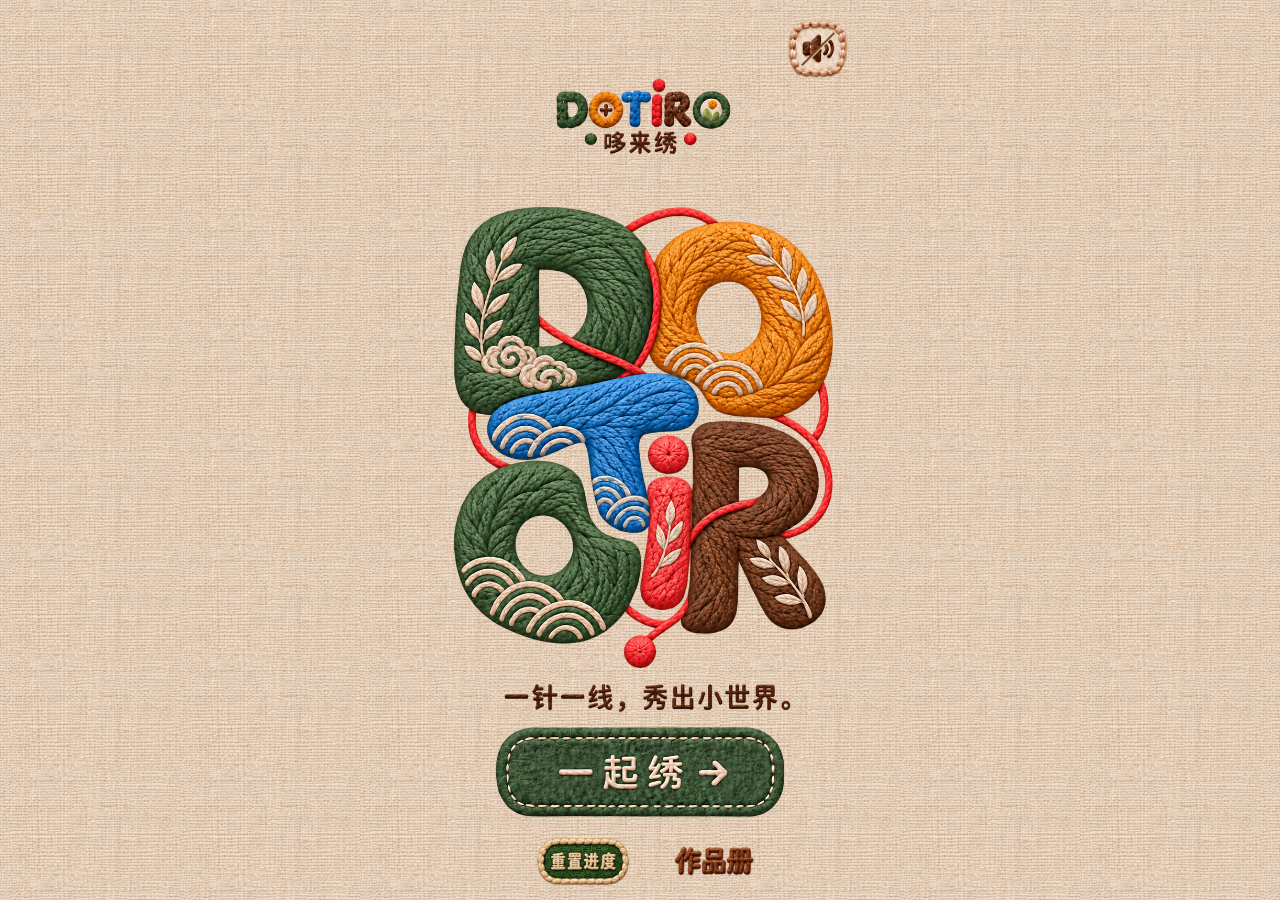
<file: game/index.html>
<!doctype html><html lang="zh-CN"><head><meta charset="utf-8"><meta name="viewport" content="width=device-width,initial-scale=1,viewport-fit=cover"><meta name="theme-color" content="#ead5b8"><meta name="apple-mobile-web-app-capable" content="yes"><meta name="apple-mobile-web-app-status-bar-style" content="black-translucent"><meta name="apple-mobile-web-app-title" content="哆来绣"><link rel="preload" as="image" href="assets/board-frame-static.png"><link rel="manifest" href="manifest.webmanifest"><title>哆来绣 DOTIRO</title><link rel="stylesheet" href="style.css?v=20261014-portrait-progress"></head><body><main id="app"></main><script src="difficulty-progression/core.js?v=20261013-replay-load"></script><script src="chapters/catalog.js?v=20261013-replay-load"></script><script src="chapters/engine.js?v=20261013-replay-load"></script><script src="artwork/object-reveal.js?v=20261013-replay-load"></script><script src="app.js?v=20261014-portrait-progress"></script></body></html>
</file>
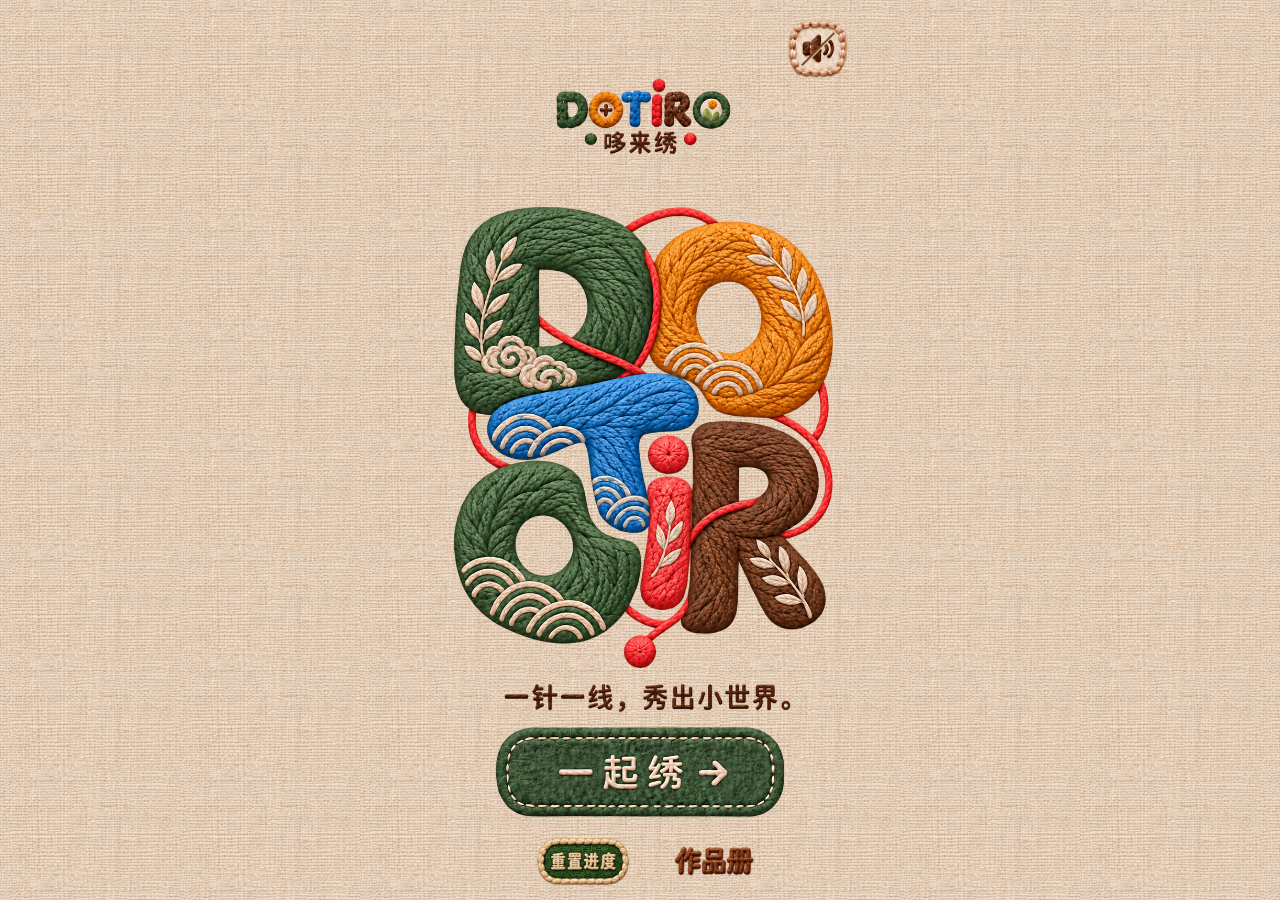
<file: site/index.html>
<!doctype html><html lang="zh-CN"><head><meta charset="utf-8"><meta name="viewport" content="width=device-width,initial-scale=1,viewport-fit=cover"><meta name="theme-color" content="#ead5b8"><title>哆来绣 DOTIRO</title><link rel="stylesheet" href="style.css?v=20261009-follow-v5"></head><body><main id="app"></main><script src="app.js?v=20261009-follow-v5"></script></body></html>
</file>
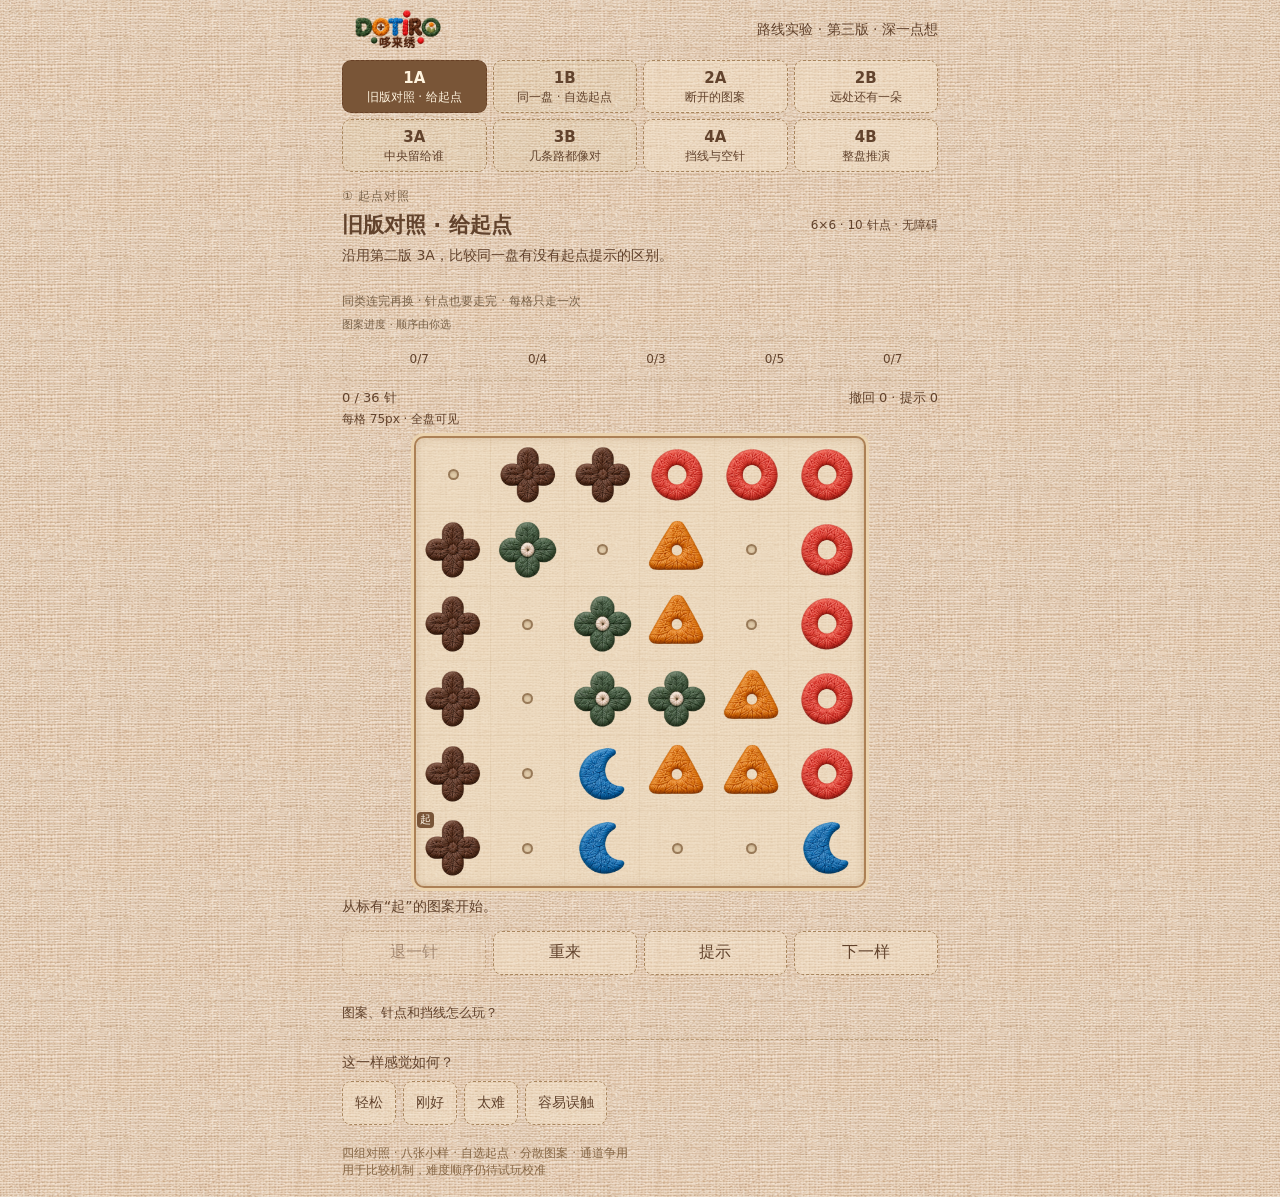
<file: game/difficulty-lab-v3/index.html>
<!doctype html><html lang="zh-CN"><head><meta charset="utf-8"><meta name="viewport" content="width=device-width,initial-scale=1,viewport-fit=cover"><meta name="theme-color" content="#ead5b8"><title>DOTIRO · 难度试绣</title><link rel="stylesheet" href="lab.css"></head><body><main><header><img src="../assets/logo-transparent.png" alt="哆来绣 DOTIRO"><span>路线实验 · 第三版 · 深一点想</span></header><nav id="levels" aria-label="选择小样"></nav><p id="group-label"></p><section class="heading"><h1 id="title"></h1><span id="tag"></span></section><p id="brief"></p><p class="rule-line">同类连完再换 · 针点也要走完 · 每格只走一次</p><p class="legend-label">图案进度 · 顺序由你选</p><div id="current" aria-label="各图案完成数量，无固定顺序"></div><div class="progress"><span id="count"></span><span id="stats"></span></div><div class="board-tools"><button id="mode" aria-pressed="false">移动棋盘</button><span id="scale"></span></div><div id="viewport" tabindex="0" aria-label="连线棋盘，可使用方向键"><div id="board"><div id="cells"></div><svg id="route" aria-hidden="true"><polyline id="thread"></polyline><polyline id="fiber"></polyline><g id="walls"></g></svg></div></div><p id="message" role="status"></p><div class="actions"><button id="undo">退一针</button><button id="restart">重来</button><button id="hint">提示</button><button id="next">下一样</button></div><details><summary>图案、针点和挡线怎么玩？</summary><p>标有“起”的小样从指定位置出发；没有“起”的小样可从任意格开始。上下左右连接。同一种图案全部连完，才可以自由选择下一种，没有规定的图案顺序。小针孔是通用针点：任何一组都可以经过它，经过时不换图案。图案和针点都必须走完，每格只能经过一次。深棕色短挡线封住两格间的连接，要从旁边绕行。上方的图案数字只表示完成数量，不表示先后顺序。</p><p>可以点按相邻格，也可以拖动连线。点已走格可退回该位置。大棋盘放不下时，先点“移动棋盘”再拖动查看；点“继续连线”恢复操作。方向键连接，退格键撤回。</p></details><section class="feedback"><span>这一样感觉如何？</span><div id="ratings"><button data-rating="轻松">轻松</button><button data-rating="刚好">刚好</button><button data-rating="太难">太难</button><button data-rating="容易误触">容易误触</button></div><p id="rating-note"></p></section><footer>四组对照 · 八张小样 · 自选起点 · 分散图案 · 通道争用<br>用于比较机制，难度顺序仍待试玩校准</footer></main><script src="core.js"></script><script src="levels.js"></script><script src="lab.js"></script></body></html>
</file>
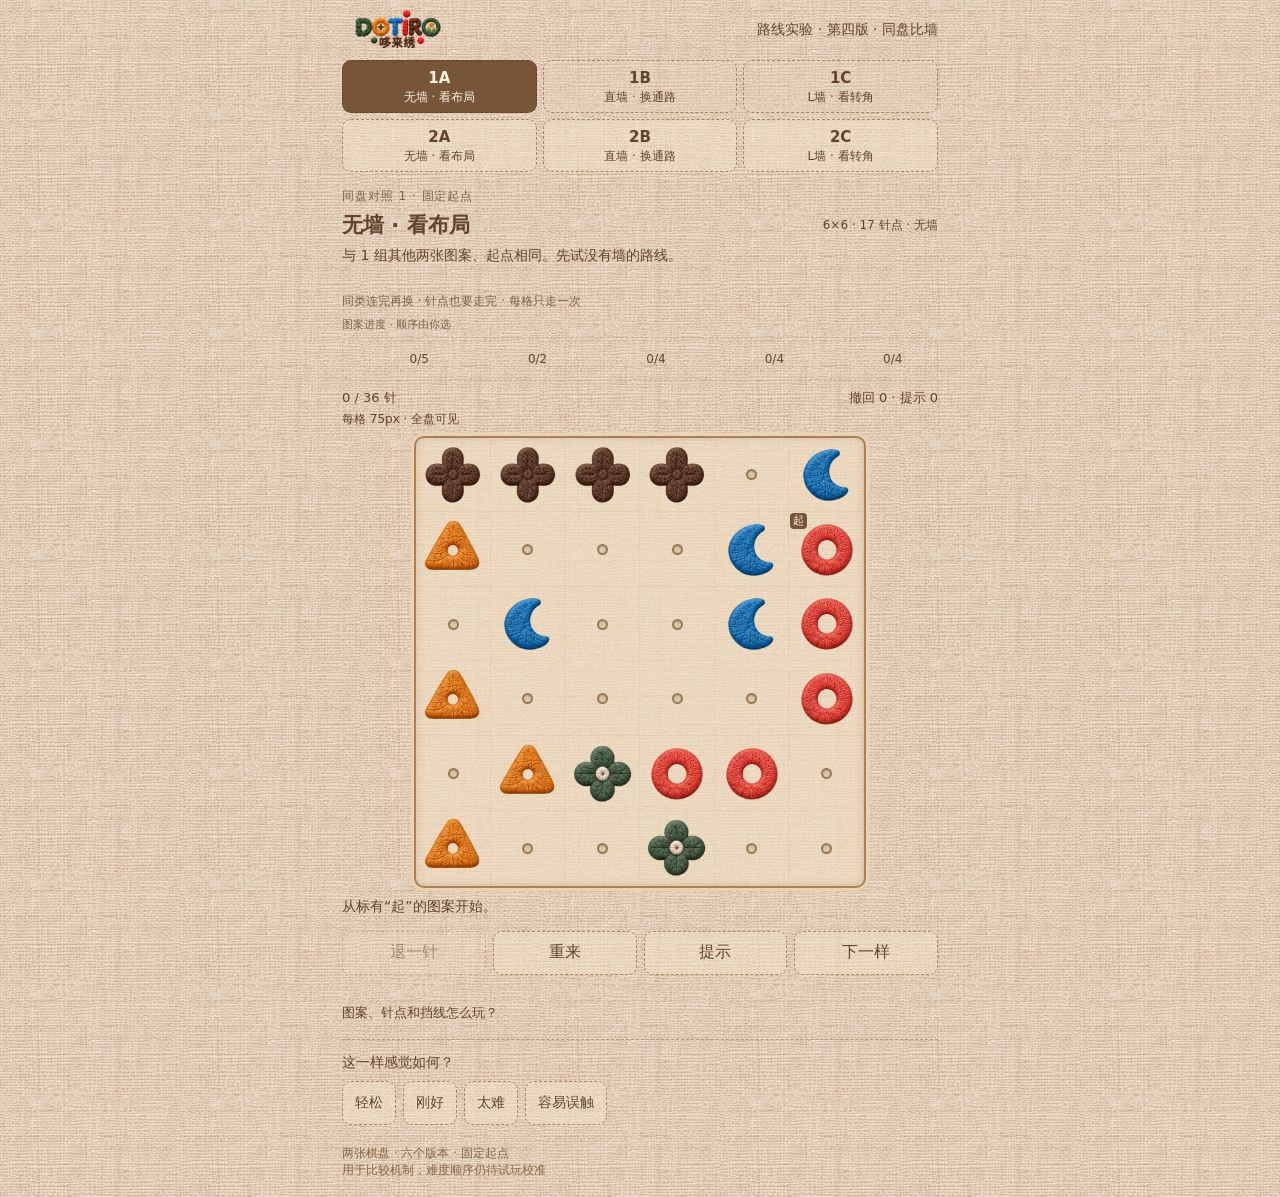
<file: game/difficulty-lab-v4/index.html>
<!doctype html><html lang="zh-CN"><head><meta charset="utf-8"><meta name="viewport" content="width=device-width,initial-scale=1,viewport-fit=cover"><meta name="theme-color" content="#ead5b8"><title>DOTIRO · 难度试绣</title><link rel="stylesheet" href="lab.css"></head><body><main><header><img src="../assets/logo-transparent.png" alt="哆来绣 DOTIRO"><span>路线实验 · 第四版 · 同盘比墙</span></header><nav id="levels" aria-label="选择小样"></nav><p id="group-label"></p><section class="heading"><h1 id="title"></h1><span id="tag"></span></section><p id="brief"></p><p class="rule-line">同类连完再换 · 针点也要走完 · 每格只走一次</p><p class="legend-label">图案进度 · 顺序由你选</p><div id="current" aria-label="各图案完成数量，无固定顺序"></div><div class="progress"><span id="count"></span><span id="stats"></span></div><div class="board-tools"><button id="mode" aria-pressed="false">移动棋盘</button><span id="scale"></span></div><div id="viewport" tabindex="0" aria-label="连线棋盘，可使用方向键"><div id="board"><div id="cells"></div><svg id="route" aria-hidden="true"><polyline id="thread"></polyline><polyline id="fiber"></polyline><g id="walls"></g></svg></div></div><p id="message" role="status"></p><div class="actions"><button id="undo">退一针</button><button id="restart">重来</button><button id="hint">提示</button><button id="next">下一样</button></div><details><summary>图案、针点和挡线怎么玩？</summary><p>所有小样都从“起”出发。上下左右连接。同一种图案全部连完，才可以自由选择下一种，没有规定的图案顺序。小针孔是通用针点：任何一组都可以经过它，经过时不换图案。图案和针点都必须走完，每格只能经过一次。深棕色短挡线封住两格间的连接，要从旁边绕行。上方的图案数字只表示完成数量，不表示先后顺序。</p><p>可以点按相邻格，也可以拖动连线。点已走格可退回该位置。大棋盘放不下时，先点“移动棋盘”再拖动查看；点“继续连线”恢复操作。方向键连接，退格键撤回。</p></details><section class="feedback"><span>这一样感觉如何？</span><div id="ratings"><button data-rating="轻松">轻松</button><button data-rating="刚好">刚好</button><button data-rating="太难">太难</button><button data-rating="容易误触">容易误触</button></div><p id="rating-note"></p></section><footer>两张棋盘 · 六个版本 · 固定起点<br>用于比较机制，难度顺序仍待试玩校准</footer></main><script src="core.js"></script><script src="levels.js"></script><script src="lab.js"></script></body></html>
</file>
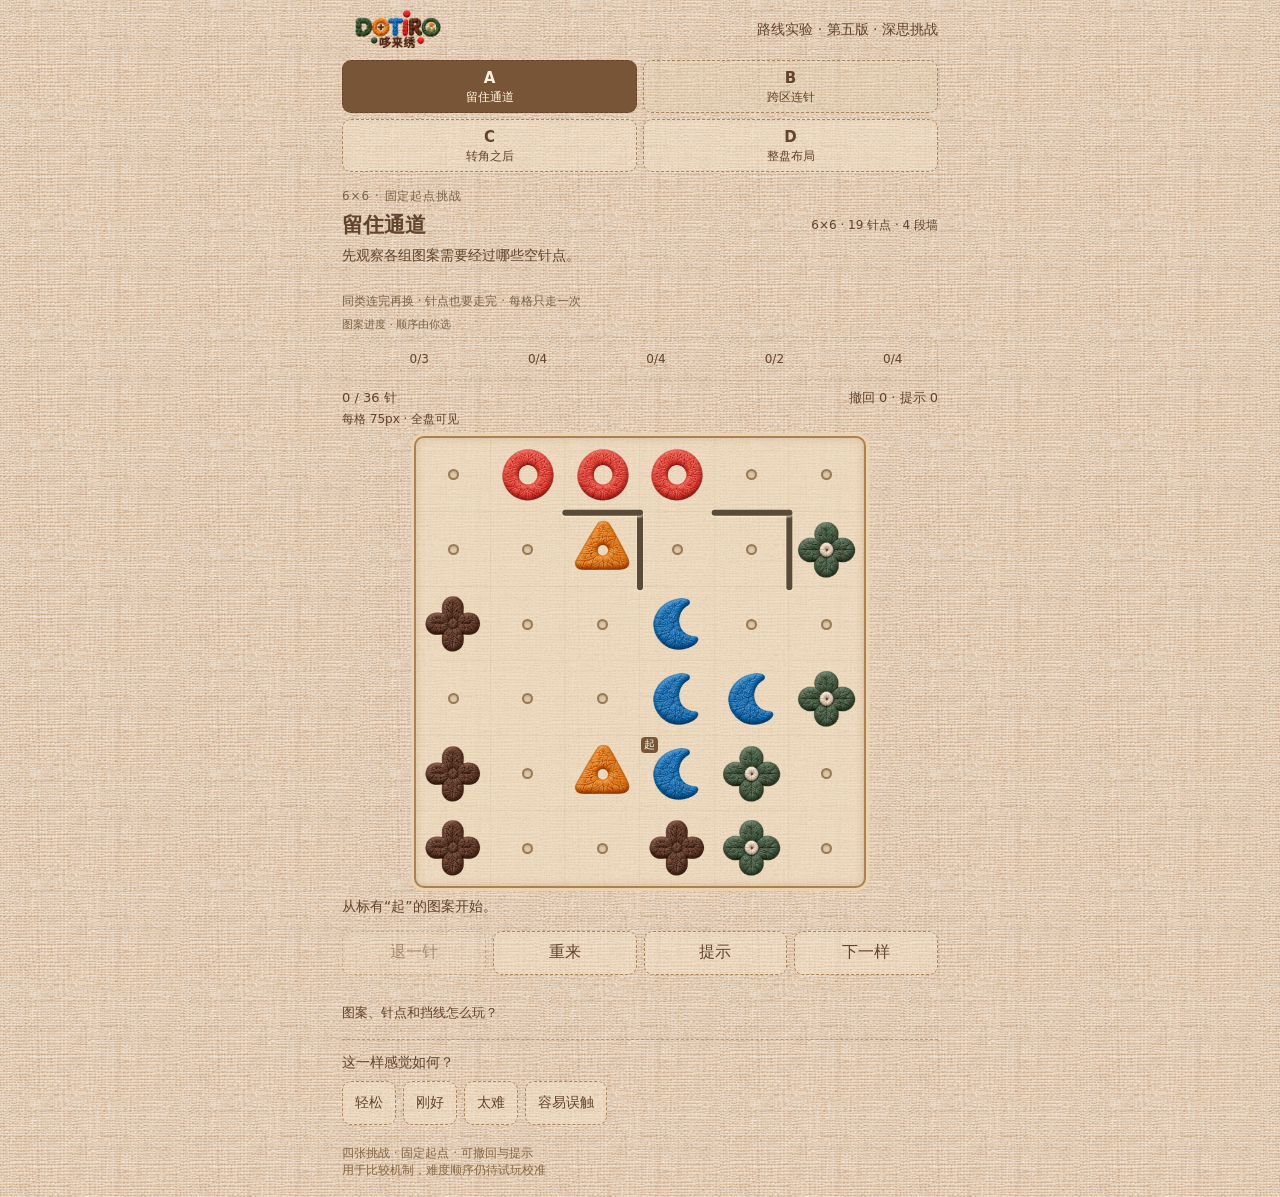
<file: game/difficulty-lab-v5/index.html>
<!doctype html><html lang="zh-CN"><head><meta charset="utf-8"><meta name="viewport" content="width=device-width,initial-scale=1,viewport-fit=cover"><meta name="theme-color" content="#ead5b8"><title>DOTIRO · 难度试绣</title><link rel="stylesheet" href="lab.css"></head><body><main><header><img src="../assets/logo-transparent.png" alt="哆来绣 DOTIRO"><span>路线实验 · 第五版 · 深思挑战</span></header><nav id="levels" aria-label="选择小样"></nav><p id="group-label"></p><section class="heading"><h1 id="title"></h1><span id="tag"></span></section><p id="brief"></p><p class="rule-line">同类连完再换 · 针点也要走完 · 每格只走一次</p><p class="legend-label">图案进度 · 顺序由你选</p><div id="current" aria-label="各图案完成数量，无固定顺序"></div><div class="progress"><span id="count"></span><span id="stats"></span></div><div class="board-tools"><button id="mode" aria-pressed="false">移动棋盘</button><span id="scale"></span></div><div id="viewport" tabindex="0" aria-label="连线棋盘，可使用方向键"><div id="board"><div id="cells"></div><svg id="route" aria-hidden="true"><polyline id="thread"></polyline><polyline id="fiber"></polyline><g id="walls"></g></svg></div></div><p id="message" role="status"></p><div class="actions"><button id="undo">退一针</button><button id="restart">重来</button><button id="hint">提示</button><button id="next">下一样</button></div><details><summary>图案、针点和挡线怎么玩？</summary><p>所有小样都从“起”出发。上下左右连接。同一种图案全部连完，才可以自由选择下一种，没有规定的图案顺序。小针孔是通用针点：任何一组都可以经过它，经过时不换图案。图案和针点都必须走完，每格只能经过一次。深棕色短挡线封住两格间的连接，要从旁边绕行。上方的图案数字只表示完成数量，不表示先后顺序。</p><p>可以点按相邻格，也可以拖动连线。点已走格可退回该位置。大棋盘放不下时，先点“移动棋盘”再拖动查看；点“继续连线”恢复操作。方向键连接，退格键撤回。</p></details><section class="feedback"><span>这一样感觉如何？</span><div id="ratings"><button data-rating="轻松">轻松</button><button data-rating="刚好">刚好</button><button data-rating="太难">太难</button><button data-rating="容易误触">容易误触</button></div><p id="rating-note"></p></section><footer>四张挑战 · 固定起点 · 可撤回与提示<br>用于比较机制，难度顺序仍待试玩校准</footer></main><script src="core.js"></script><script src="levels.js"></script><script src="lab.js"></script></body></html>
</file>
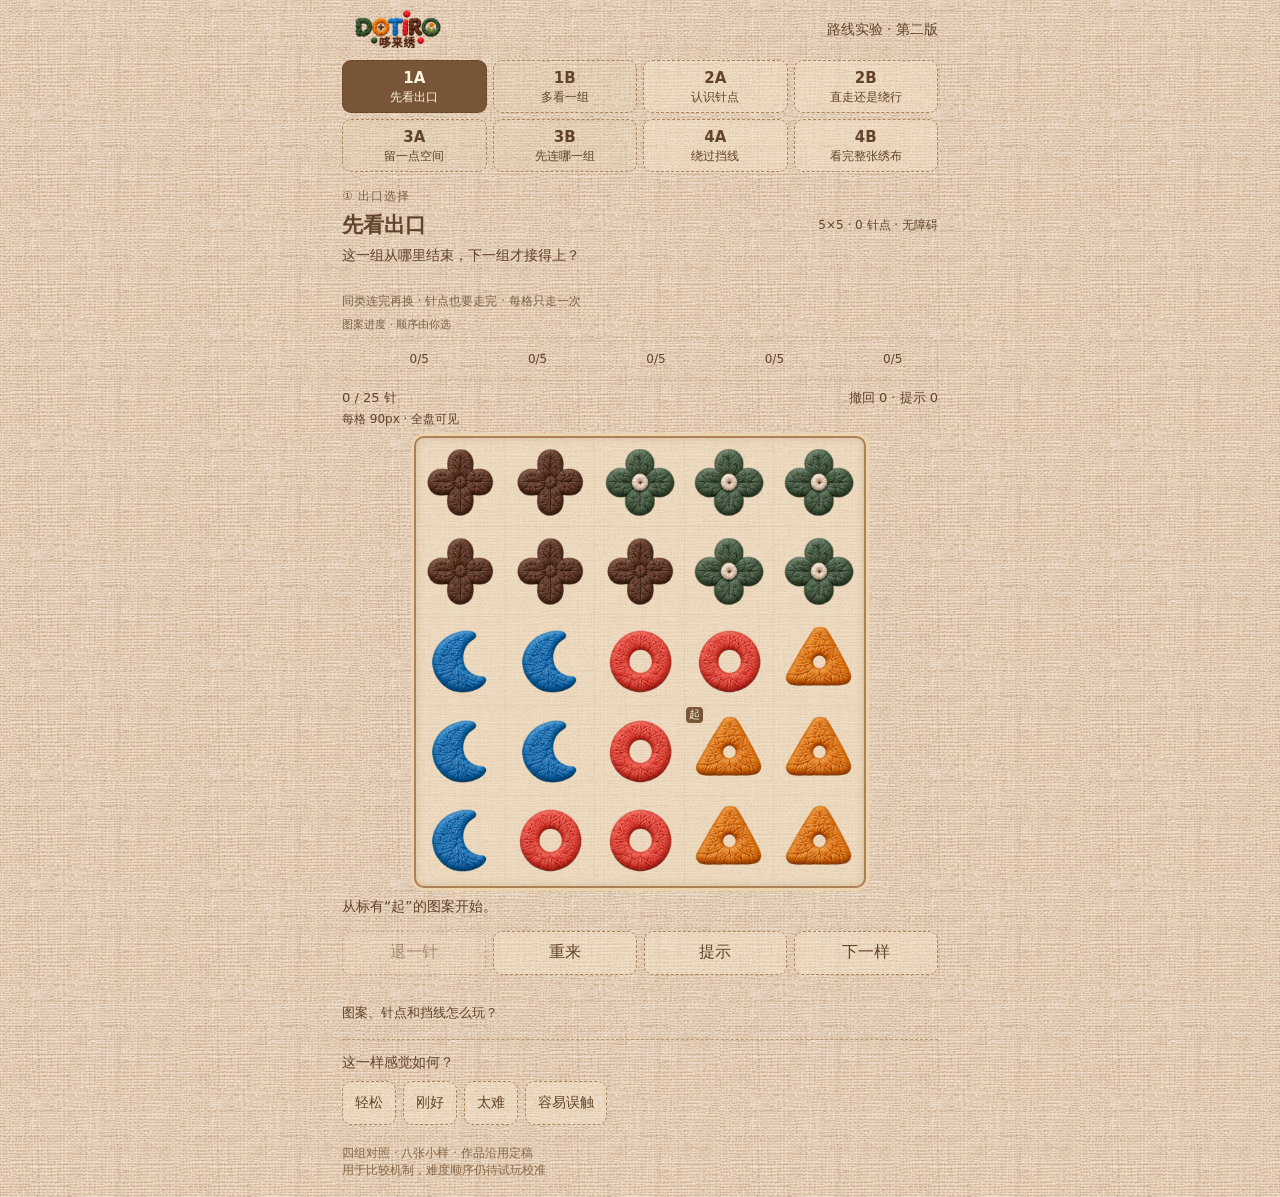
<file: game/difficulty-lab/index.html>
<!doctype html><html lang="zh-CN"><head><meta charset="utf-8"><meta name="viewport" content="width=device-width,initial-scale=1,viewport-fit=cover"><meta name="theme-color" content="#ead5b8"><title>DOTIRO · 难度试绣</title><link rel="stylesheet" href="lab.css"></head><body><main><header><img src="../assets/logo-transparent.png" alt="哆来绣 DOTIRO"><span>路线实验 · 第二版</span></header><nav id="levels" aria-label="选择小样"></nav><p id="group-label"></p><section class="heading"><h1 id="title"></h1><span id="tag"></span></section><p id="brief"></p><p class="rule-line">同类连完再换 · 针点也要走完 · 每格只走一次</p><p class="legend-label">图案进度 · 顺序由你选</p><div id="current" aria-label="各图案完成数量，无固定顺序"></div><div class="progress"><span id="count"></span><span id="stats"></span></div><div class="board-tools"><button id="mode" aria-pressed="false">移动棋盘</button><span id="scale"></span></div><div id="viewport" tabindex="0" aria-label="连线棋盘，可使用方向键"><div id="board"><div id="cells"></div><svg id="route" aria-hidden="true"><polyline id="thread"></polyline><polyline id="fiber"></polyline><g id="walls"></g></svg></div></div><p id="message" role="status"></p><div class="actions"><button id="undo">退一针</button><button id="restart">重来</button><button id="hint">提示</button><button id="next">下一样</button></div><details><summary>图案、针点和挡线怎么玩？</summary><p>从“起”出发，上下左右连接。同一种图案全部连完，才可以自由选择下一种，没有规定的图案顺序。小针孔是通用针点：任何一组都可以经过它，经过时不换图案。图案和针点都必须走完，每格只能经过一次。深棕色短挡线封住两格间的连接，要从旁边绕行。上方的图案数字只表示完成数量，不表示先后顺序。</p><p>可以点按相邻格，也可以拖动连线。点已走格可退回该位置。大棋盘放不下时，先点“移动棋盘”再拖动查看；点“继续连线”恢复操作。方向键连接，退格键撤回。</p></details><section class="feedback"><span>这一样感觉如何？</span><div id="ratings"><button data-rating="轻松">轻松</button><button data-rating="刚好">刚好</button><button data-rating="太难">太难</button><button data-rating="容易误触">容易误触</button></div><p id="rating-note"></p></section><footer>四组对照 · 八张小样 · 作品沿用定稿<br>用于比较机制，难度顺序仍待试玩校准</footer></main><script src="core.js"></script><script src="levels.js"></script><script src="lab.js"></script></body></html>
</file>
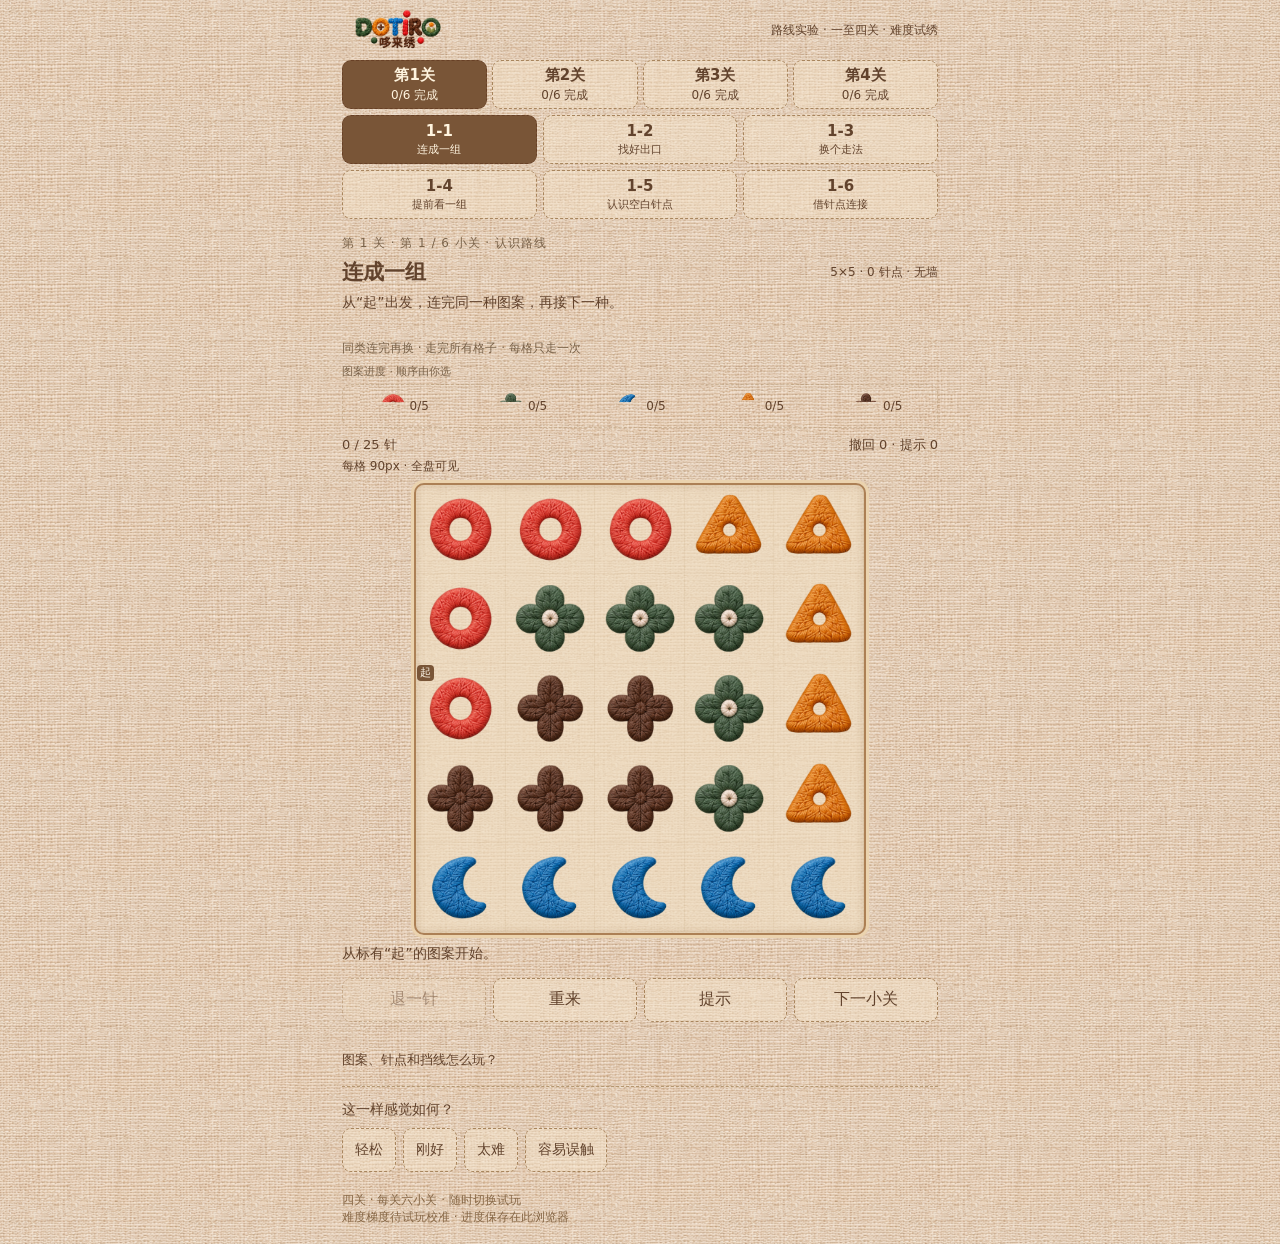
<file: game/difficulty-progression/index.html>
<!doctype html><html lang="zh-CN"><head><meta charset="utf-8"><meta name="viewport" content="width=device-width,initial-scale=1,viewport-fit=cover"><meta name="theme-color" content="#ead5b8"><title>DOTIRO · 难度试绣</title><link rel="stylesheet" href="lab.css"></head><body><main><header><img src="../assets/logo-transparent.png" alt="哆来绣 DOTIRO"><span>路线实验 · 一至四关 · 难度试绣</span></header><nav id="chapters" aria-label="选择关卡"></nav><nav id="levels" aria-label="选择小样"></nav><p id="group-label"></p><section class="heading"><h1 id="title"></h1><span id="tag"></span></section><p id="brief"></p><p class="rule-line">同类连完再换 · 针点也要走完 · 每格只走一次</p><p class="legend-label">图案进度 · 顺序由你选</p><div id="current" aria-label="各图案完成数量，无固定顺序"></div><div class="progress"><span id="count"></span><span id="stats"></span></div><div class="board-tools"><button id="mode" aria-pressed="false">移动棋盘</button><span id="scale"></span></div><div id="viewport" tabindex="0" aria-label="连线棋盘，可使用方向键"><div id="board"><div id="cells"></div><svg id="route" aria-hidden="true"><polyline id="thread"></polyline><polyline id="fiber"></polyline><g id="walls"></g></svg></div></div><p id="message" role="status"></p><div class="actions"><button id="undo">退一针</button><button id="restart">重来</button><button id="hint">提示</button><button id="next">下一样</button></div><details><summary>图案、针点和挡线怎么玩？</summary><p>所有小样都从“起”出发。上下左右连接。同一种图案全部连完，才可以自由选择下一种，没有规定的图案顺序。小针孔是通用针点：任何一组都可以经过它，经过时不换图案。图案和针点都必须走完，每格只能经过一次。深棕色短挡线封住两格间的连接，要从旁边绕行。上方的图案数字只表示完成数量，不表示先后顺序。</p><p>可以点按相邻格，也可以拖动连线。点已走格可退回该位置。大棋盘放不下时，先点“移动棋盘”再拖动查看；点“继续连线”恢复操作。方向键连接，退格键撤回。</p></details><section class="feedback"><span>这一样感觉如何？</span><div id="ratings"><button data-rating="轻松">轻松</button><button data-rating="刚好">刚好</button><button data-rating="太难">太难</button><button data-rating="容易误触">容易误触</button></div><p id="rating-note"></p></section><footer>四关 · 每关六小关 · 随时切换试玩<br>难度梯度待试玩校准 · 进度保存在此浏览器</footer></main><script src="core.js"></script><script src="levels.js"></script><script src="lab.js"></script></body></html>
</file>
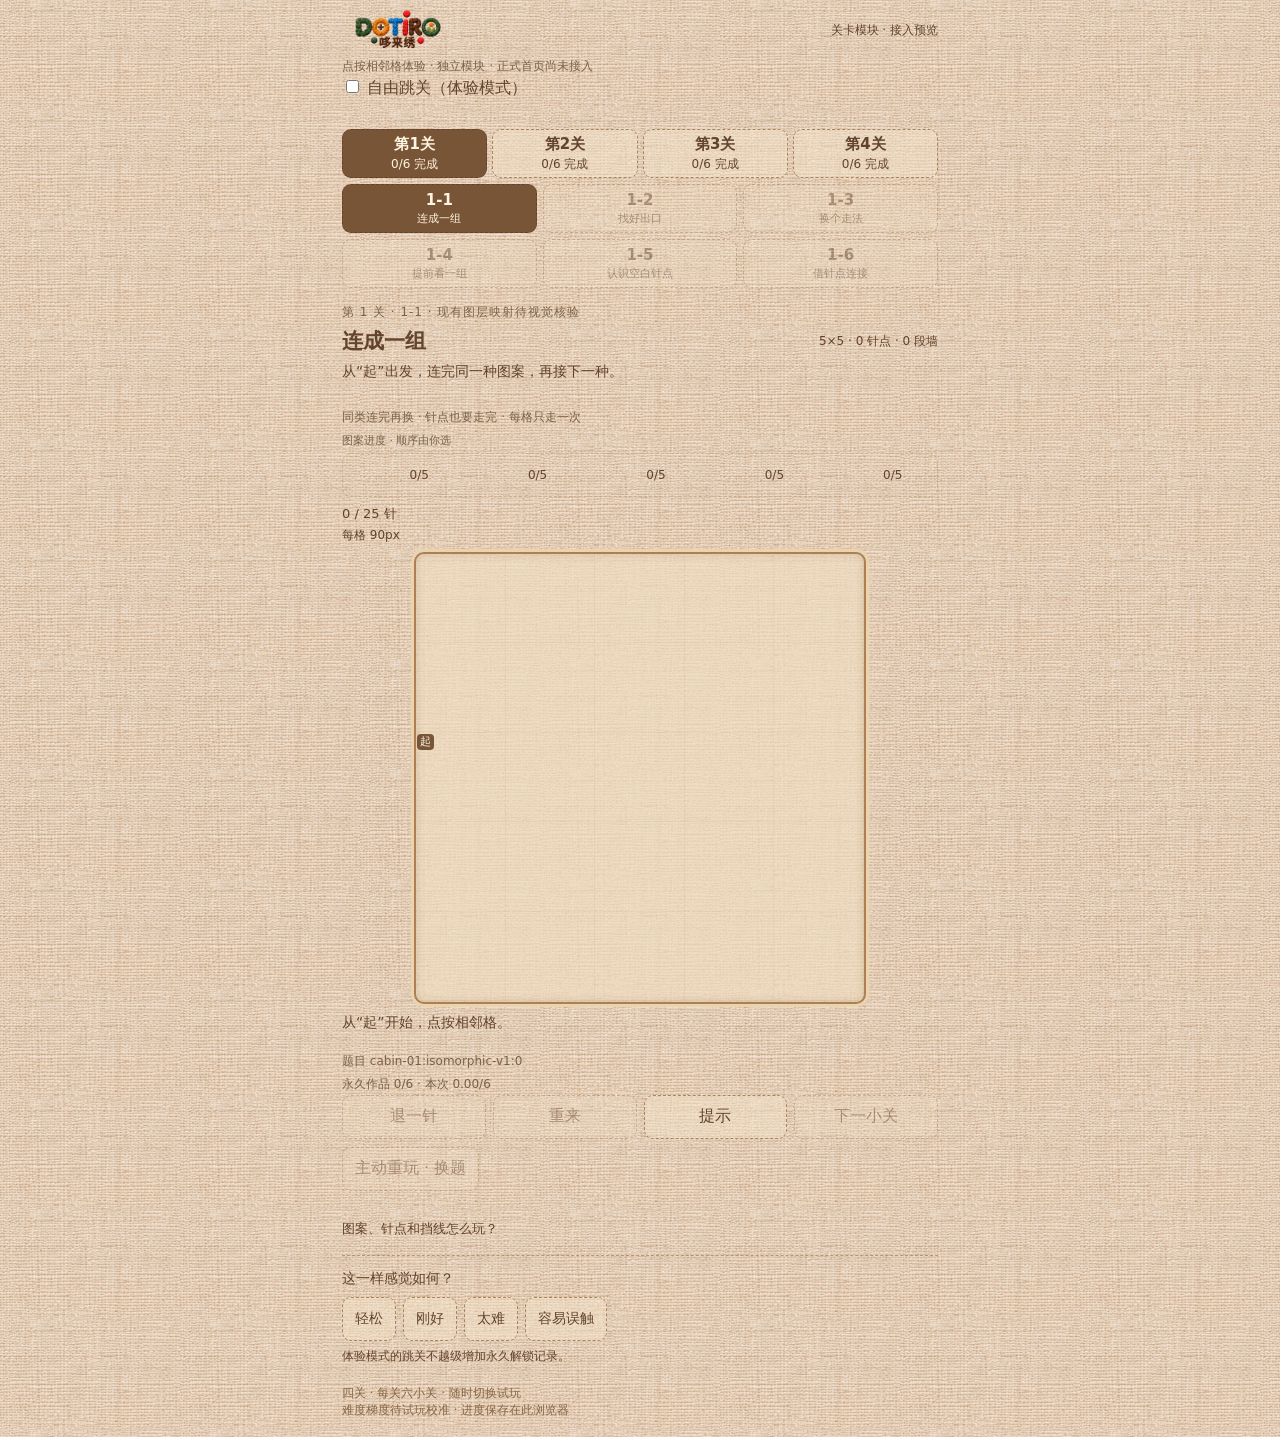
<file: game/chapters/preview/index.html>
<!doctype html><html lang="zh-CN"><head><meta charset="utf-8"><meta name="viewport" content="width=device-width,initial-scale=1,viewport-fit=cover"><meta name="theme-color" content="#ead5b8"><title>DOTIRO · 难度试绣</title><link rel="stylesheet" href="../../difficulty-progression/lab.css"></head><body><main><header><img src="../../assets/logo-transparent.png" alt="哆来绣 DOTIRO"><span>关卡模块 · 接入预览</span></header><p class="rule-line">点按相邻格体验 · 独立模块 · 正式首页尚未接入</p><label style="display:block;min-height:44px"><input id="practice" type="checkbox"> 自由跳关（体验模式）</label><nav id="chapters" aria-label="选择关卡"></nav><nav id="levels" aria-label="选择小样"></nav><p id="group-label"></p><section class="heading"><h1 id="title"></h1><span id="tag"></span></section><p id="brief"></p><p class="rule-line">同类连完再换 · 针点也要走完 · 每格只走一次</p><p class="legend-label">图案进度 · 顺序由你选</p><div id="current" aria-label="各图案完成数量，无固定顺序"></div><div class="progress"><span id="count"></span><span id="stats"></span></div><div class="board-tools"><button id="mode" aria-pressed="false">移动棋盘</button><span id="scale"></span></div><div id="viewport" tabindex="0" aria-label="连线棋盘，点按相邻格"><div id="board"><div id="cells"></div><svg id="route" aria-hidden="true"><polyline id="thread"></polyline><polyline id="fiber"></polyline><g id="walls"></g></svg></div></div><p id="message" role="status"></p><p id="identity" class="rule-line"></p><p id="art-progress" class="rule-line"></p><div class="actions"><button id="undo">退一针</button><button id="restart">重来</button><button id="hint">提示</button><button id="next">下一样</button></div><button id="replay" style="margin-top:8px">主动重玩 · 换题</button><details><summary>图案、针点和挡线怎么玩？</summary><p>所有小样都从“起”出发。上下左右连接。同一种图案全部连完，才可以自由选择下一种，没有规定的图案顺序。小针孔是通用针点：任何一组都可以经过它，经过时不换图案。图案和针点都必须走完，每格只能经过一次。深棕色短挡线封住两格间的连接，要从旁边绕行。上方的图案数字只表示完成数量，不表示先后顺序。</p><p>这个接入预览使用点按相邻格连线。点已走格可退回该位置。大棋盘放不下时，先点“移动棋盘”再拖动查看；点“继续连线”恢复操作。</p></details><section class="feedback"><span>这一样感觉如何？</span><div id="ratings"><button data-rating="轻松">轻松</button><button data-rating="刚好">刚好</button><button data-rating="太难">太难</button><button data-rating="容易误触">容易误触</button></div><p id="rating-note"></p></section><footer>四关 · 每关六小关 · 随时切换试玩<br>难度梯度待试玩校准 · 进度保存在此浏览器</footer></main><script src="../../difficulty-progression/core.js"></script><script src="../catalog.js"></script><script src="../engine.js"></script><script src="preview.js"></script></body></html>
</file>
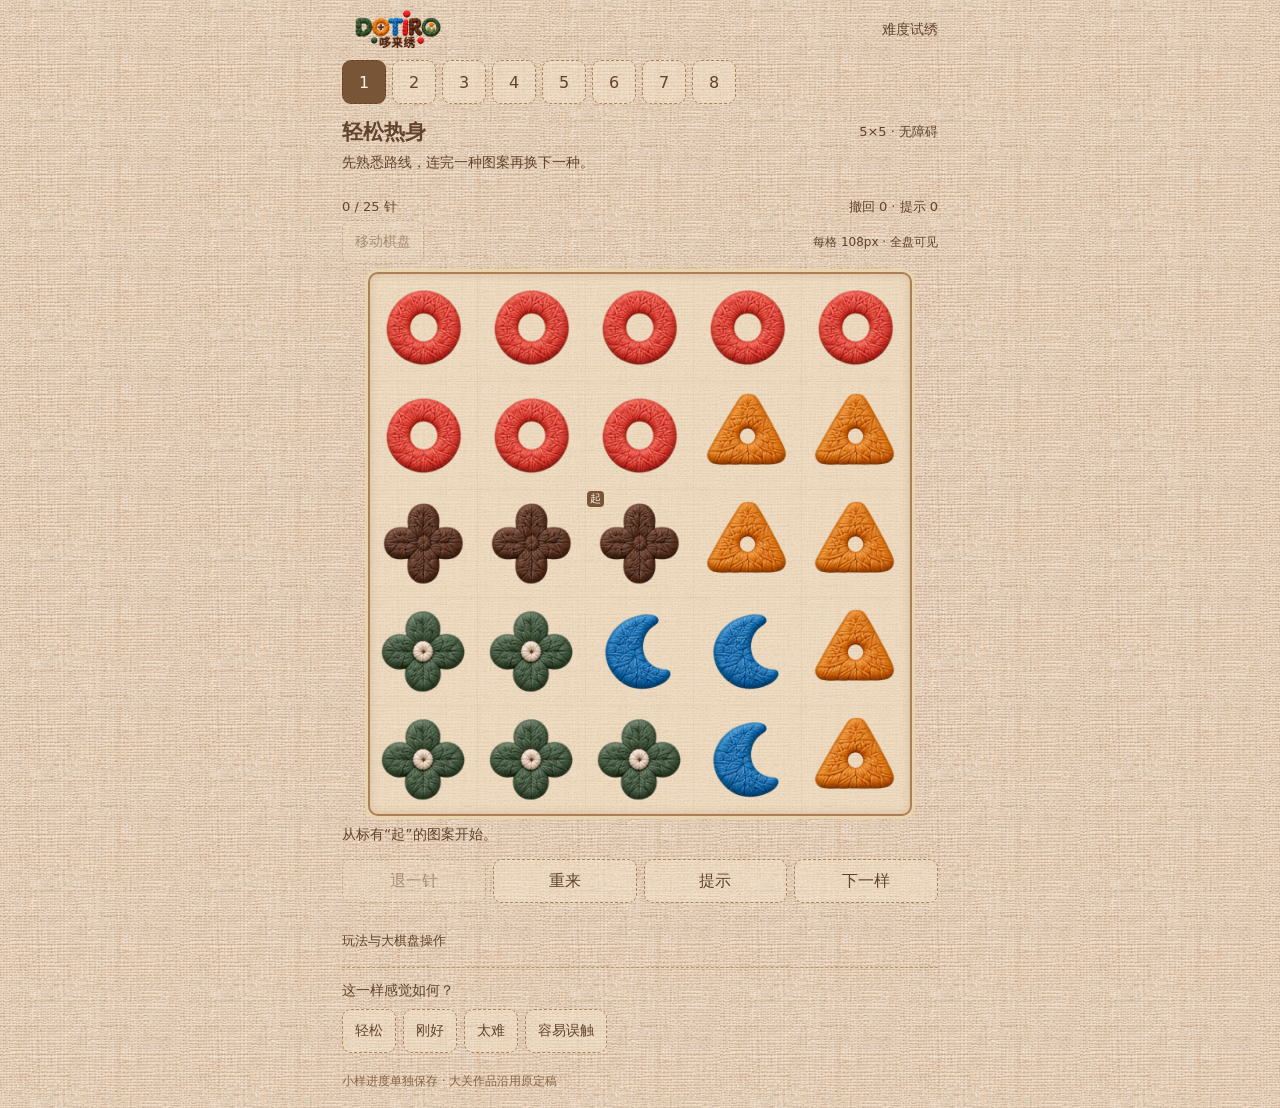
<file: game/difficulty-lab/previous/index.html>
<!doctype html><html lang="zh-CN"><head><meta charset="utf-8"><meta name="viewport" content="width=device-width,initial-scale=1,viewport-fit=cover"><meta name="theme-color" content="#ead5b8"><title>DOTIRO · 难度试绣</title><link rel="stylesheet" href="lab.css"></head><body><main><header><img src="../../assets/logo-transparent.png" alt="哆来绣 DOTIRO"><span>难度试绣</span></header><nav id="levels" aria-label="选择小样"></nav><section class="heading"><h1 id="title"></h1><span id="tag"></span></section><p id="brief"></p><div class="progress"><span id="count"></span><span id="stats"></span></div><div class="board-tools"><button id="mode" aria-pressed="false">移动棋盘</button><span id="scale"></span></div><div id="viewport" tabindex="0" aria-label="连线棋盘，可使用方向键"><div id="board"><div id="cells"></div><svg id="route" aria-hidden="true"><polyline id="thread"></polyline><polyline id="fiber"></polyline></svg></div></div><p id="message" role="status"></p><div class="actions"><button id="undo">退一针</button><button id="restart">重来</button><button id="hint">提示</button><button id="next">下一样</button></div><details><summary>玩法与大棋盘操作</summary><p>从标记格出发，上下左右连接。同一种图案必须全部连完，才能换下一种。不能重复经过格子，缝布障碍不能进入。连完所有图案格即完成。</p><p>可以点按相邻格，也可以拖动连线。点已走格可退回该位置。大棋盘放不下时，先点“移动棋盘”再拖动查看；点“继续连线”恢复操作。方向键连接，退格键撤回。</p></details><section class="feedback"><span>这一样感觉如何？</span><div id="ratings"><button data-rating="轻松">轻松</button><button data-rating="刚好">刚好</button><button data-rating="太难">太难</button><button data-rating="容易误触">容易误触</button></div><p id="rating-note"></p></section><footer>小样进度单独保存 · 大关作品沿用原定稿</footer></main><script src="levels.js"></script><script src="lab.js"></script></body></html>
</file>
<file: game/style.css>
*{box-sizing:border-box}html{background:#ead5b8;color:#684027;font-family:system-ui,'PingFang SC',sans-serif}body{margin:0;background:#ead5b8 url('assets/fabric-approved.svg') repeat;background-size:180px 110px;min-height:var(--app-height,100svh)}button{font:inherit;color:inherit;cursor:pointer;-webkit-tap-highlight-color:transparent;touch-action:manipulation}button:disabled{cursor:default}button:focus-visible{outline:2px dashed #7b4a2d;outline-offset:3px}#app{width:100%;max-width:520px;margin:auto;padding:10px 12px max(10px,env(safe-area-inset-bottom));min-height:var(--app-height,100svh)}header{display:flex;justify-content:space-between;align-items:center;height:62px;margin-bottom:8px}.logo{border:0;background:transparent url('assets/logo-transparent.png') center/contain no-repeat;width:138px;height:60px;padding:0}.sound{border:0;background:none;width:48px;height:48px;padding:0;position:relative}.sound[aria-pressed="false"]:after,.home-sound[aria-pressed="false"]:after{content:'';position:absolute;left:20%;top:48%;width:64%;height:2px;background:#714b31;transform:rotate(-45deg);box-shadow:0 1px #ebcb9d}.sprite{display:block;width:100%;height:100%;pointer-events:none;overflow:hidden}.stitched-label{display:inline-block;width:6em;height:2em;vertical-align:middle}.thread-text{font-weight:700;font-family:'Kaiti SC','STKaiti',serif;text-shadow:0 1px #e8bd8c,1px 2px 1px #80573640;line-height:1.5}.digit{width:16px;height:25px;filter:drop-shadow(0 1px 1px #714b2d)}.counter,.stage-count{display:flex;align-items:center;gap:6px}.counter b,.stage-count b{font-family:serif;font-weight:400;font-size:25px;color:#7d573c}h1,h2,p{margin:0}h1{font-size:25px;height:54px}h2{font-size:21px}.title,.chapter-heading{display:flex;align-items:center;justify-content:space-between}.title h1,.chapter-heading h1{height:42px}.title .stitched-label,.chapter-heading .stitched-label{width:134px;height:42px}.quiet{border:0;background:none;min-height:44px;padding:0}.back{display:block;width:60px;height:68px;margin-top:8px}.back .stitched-label{width:46px;height:66px}.fabric-button{display:block;width:154px;height:77px;border:0;background:none;padding:0}.fabric-button[data-action="album"]{width:120px;height:48px}.frame-sprite{position:absolute;inset:-6px;width:calc(100% + 12px);height:calc(100% + 12px);z-index:3;pointer-events:none}.art-frame,.patch,.map,.board,.gallery{position:relative}.art{display:block;width:100%;aspect-ratio:3/1;height:auto}.art-frame{padding:3px}.patch{padding:12px;margin:22px 0}.patch .art{border-radius:4px}.card-bottom{display:flex;justify-content:space-between;align-items:center;margin-top:14px;gap:8px}.card-bottom .fabric-button{width:130px;height:66px}.card-bottom h2 .stitched-label{width:138px;height:45px}.collection-dots,.progress-dots{display:flex;gap:10px;justify-content:center;align-items:center}.collection-dots i,.progress-dots i{display:block;width:13px;height:13px;border-radius:50%;background:url('assets/fabric-approved.svg');border:2px solid #d6b489;box-shadow:1px 1px 2px #8c613b55}.collection-dots .filled,.progress-dots .filled{background:#446443 url('assets/symbols-transparent.png') 25% 50%/500% auto;border-color:#6b8052}.upcoming{height:120px;display:flex;align-items:center;justify-content:center}.upcoming .stitched-label{width:120px;height:55px}.map{height:clamp(370px,calc(var(--app-height,100svh) - 210px),760px);margin:12px 4px}.map canvas{width:100%;height:100%;display:block}.map-thread{position:absolute;inset:0;width:100%;height:100%;pointer-events:none}.node{position:absolute;transform:translate(-50%,-50%);width:64px;height:64px;padding:0;border:0;background:none;z-index:4}.node-cloth{position:absolute;inset:0}.node>.digit{position:absolute;width:21%;height:35%;left:39.5%;top:30%}.node:not(.done):not(.current)>.digit{filter:brightness(.5) sepia(.5)}.node-check{position:absolute;width:26px;height:26px;right:-5px;bottom:-5px}.map-footer{display:flex;justify-content:space-between;align-items:center}.map-footer .back{margin:0}.map-footer .fabric-button{width:136px;height:66px}.gallery-page{min-height:calc(var(--app-height,100svh) - 100px);display:flex;flex-direction:column;justify-content:center;gap:24px}.gallery-page h1{display:flex;justify-content:center;gap:14px;font-size:23px}.gallery-page h1 .stitched-label{width:130px;height:48px}.gallery-page h1 .stitched-label:last-child{width:90px}.gallery{width:100%;aspect-ratio:2/1;display:flex;align-items:center}.gallery .art{width:100%;height:auto}.actions{display:flex;justify-content:center;align-items:center;gap:18px}.gallery-page>.back{align-self:center}.save-error{font-size:11px;text-align:center;color:#973d32}.save-error:empty{display:none}.sr-only{position:absolute;width:1px;height:1px;clip-path:inset(50%);overflow:hidden}
/* Actual viewport height, independent rows, and a genuinely square touch board. */
body:has(.game-shell){overflow:hidden}#app:has(.game-shell){height:var(--app-height,100svh);min-height:0;padding:6px 10px max(8px,env(safe-area-inset-bottom))}.game-shell{height:100%;display:grid;grid-template-rows:48px 32px minmax(85px,1fr) 20px minmax(0,3fr) 28px 48px;gap:6px}.game-shell header{height:48px;margin:0}.game-shell .logo{width:128px;height:47px}.game-shell .sound{width:43px;height:43px}.chapter-heading h1 .stitched-label{height:32px;width:125px}.game-shell .art-frame{min-height:0;width:100%;align-self:stretch}.game-shell .art-frame .art{width:100%;height:100%}.board-space{min-height:0;display:flex;justify-content:center;align-items:center;container-type:size}.board{width:min(100cqw,100cqh);height:min(100cqw,100cqh);padding:7px;touch-action:none;user-select:none}.cells{width:100%;height:100%;display:grid;grid-template-columns:repeat(5,1fr);grid-template-rows:repeat(5,1fr)}.cell{position:relative;display:flex;align-items:center;justify-content:center;background:none;border:0;border-right:1px dashed #c4a17c;border-bottom:1px dashed #c4a17c;box-shadow:inset 1px 1px #fff6;padding:0;min-width:0;min-height:0}.cell:nth-child(5n){border-right:0}.cell:nth-child(n+21){border-bottom:0}.symbol{position:relative;width:92%;height:92%;overflow:hidden;pointer-events:none}.symbol img{position:absolute;width:500%;height:auto;max-width:none;top:50%;transform:translateY(-50%);user-select:none;pointer-events:none}.red .symbol img{left:0}.green .symbol img{left:-100%}.blue .symbol img{left:-200%}.gold .symbol img{left:-300%}.brown .symbol img{left:-400%}.cell.start:after,.cell.head:after,.cell.hinted:after{content:'';position:absolute;inset:8%;border:2px dashed #ae784a;border-radius:50%;pointer-events:none}.cell.hinted:after{border-color:#b98627;background:#ffe99933}.route{position:absolute;left:7px;top:7px;width:calc(100% - 14px);height:calc(100% - 14px);pointer-events:none;overflow:visible}.route polyline{fill:none;stroke-linecap:round;stroke-linejoin:round}.thread-shadow{stroke:#653823;stroke-width:1.9;opacity:.45;transform:translateY(.25px)}#line,#loose-thread{stroke:url(#twisted-thread);stroke-width:1.5;fill:none;stroke-linecap:round;stroke-linejoin:round}.stitch{stroke:#efbc97;stroke-width:.22;stroke-dasharray:.3 .8}#needle{stroke:#9b8768;stroke-width:.5;fill:none;stroke-linecap:round;filter:drop-shadow(.2px .3px .1px #65452c70)}.message-space{display:flex;align-items:center;justify-content:center;position:relative;min-height:0}.instruction{font-size:15px;text-align:center}.instruction .stitched-label{width:auto;height:auto}.instruction.error{color:#984333}.finish:empty{display:none}.finish:not(:empty){position:absolute;inset:-10px 0;display:flex;justify-content:center;align-items:center;background:url('assets/fabric-approved.svg') center/180px 110px;z-index:4}.finish .fabric-button{height:50px;width:140px}.toolbar{display:flex;align-items:center;justify-content:space-between;gap:16px;padding:0 5px}.toolbar button{width:30%;height:48px;border:0;background:none;padding:0}.progress-dots{gap:12px}.progress-dots i{width:12px;height:12px}
/* The approved homepage composition is retained; the old help footer is excluded. */
#app:has(.home-exact){padding:0 0 max(8px,env(safe-area-inset-bottom));height:var(--app-height,100svh);min-height:0}.home-exact{height:100%;display:flex;flex-direction:column;align-items:center}.home-main{position:relative;flex:1;min-height:0;aspect-ratio:864/1585;max-width:100%;width:auto}.home-art{width:100%;height:100%}.home-hotspot{position:absolute;background:none;border:0;min-height:44px}.home-sound{left:81%;top:2%;width:16%;height:8%}.home-start{left:17%;top:87%;width:66%;height:12%}.home-footer{height:62px;flex-shrink:0;width:100%;display:flex;align-items:center;justify-content:center;gap:28px}.home-footer .fabric-button{width:120px;height:60px}.home-footer .quiet .stitched-label{width:88px;height:37px}.reset-dialog{max-width:340px;width:86vw;border:4px solid #c8a277;border-radius:18px;background:#eddbc0 url('assets/fabric-approved.svg');padding:24px;color:#643f29}.reset-dialog::backdrop{background:#30231877}.reset-dialog p{margin:16px 0;line-height:1.6}.reset-dialog form>div{display:flex;gap:18px;justify-content:flex-end}.reset-dialog button{min-height:44px;border:1px dashed #98704a;border-radius:9px;background:#ead6b6;padding:5px 12px}
@media(min-height:750px){.game-shell{grid-template-rows:54px 35px minmax(112px,1fr) 22px minmax(0,3fr) 34px 54px;gap:9px}.game-shell header{height:54px}.toolbar button{height:54px}}
@media(max-height:620px){.game-shell{grid-template-rows:40px 27px minmax(68px,1fr) 16px minmax(0,3fr) 24px 42px;gap:4px}.game-shell header{height:40px}.game-shell .logo{height:39px}.game-shell .sound{width:37px;height:37px}.toolbar button{height:42px}.home-footer{height:50px}.home-footer .fabric-button{height:48px}}

/* Nine-slice keeps the original rope thickness consistent on tall and wide frames. */
.frame-sprite{display:none}.art-frame:after,.patch:after,.map:after,.board:after{content:'';position:absolute;inset:-6px;border:11px solid transparent;border-image:url('assets/frame-nine-v4.svg') 32 round;pointer-events:none;z-index:3}.gallery{aspect-ratio:3/1}.gallery .art{height:auto}.map{margin-left:6px;margin-right:6px}.map-footer{padding-top:8px}.map canvas{border-radius:9px}.map .node{width:60px;height:60px}.board-space{align-items:center}.progress-dots i{background-image:url('assets/fabric-approved.svg')}.progress-dots i.filled{background:#526e42;box-shadow:inset 1px 1px 1px #a1b184,inset -1px -1px 2px #31472c,1px 1px 2px #8c613b55}

.map{height:clamp(270px,calc(var(--app-height,100svh) - 248px),760px)}.instruction .instruction-art{display:block;width:176px;height:30px}#app{padding-top:max(10px,env(safe-area-inset-top))}#app:has(.game-shell){padding-top:max(6px,env(safe-area-inset-top))}#app:has(.home-exact){padding-top:env(safe-area-inset-top)}
@media(max-height:650px){.patch{margin:14px 0;padding:10px}.upcoming{height:74px}.card-bottom{margin-top:8px}.card-bottom .fabric-button{width:116px;height:56px}#app:has(.upcoming)>h1{height:44px}#app:has(.upcoming)>.back{height:54px}#app:has(.upcoming)>.back .stitched-label{height:54px;width:38px}}
/* v5: intrinsic artwork proportions and separate touch targets. */
.sprite{object-fit:contain}.digit{width:auto;max-width:20px;height:26px;aspect-ratio:75/135}.node>.digit{width:21%;height:35%;aspect-ratio:auto}.stitched-label{max-width:100%}.chapter-heading h1 .stitched-label{width:125px;height:40px}.chapter-heading h1{height:40px}.toolbar button{min-height:44px;flex:1;width:auto}.toolbar button:first-child{flex:1.2}.toolbar .sprite{height:100%;width:100%}.game-shell{grid-template-rows:44px 40px auto 18px minmax(0,1fr) 28px 48px;gap:6px}.game-shell header{height:44px}.game-shell .art-frame{aspect-ratio:3/1;align-self:start;padding:0;min-height:0}.game-shell .art-frame .art{height:auto;aspect-ratio:3/1}.gallery.art-frame{padding:0}.game-shell .board-space{align-items:center}.game-shell .instruction-art{width:160px;height:30px}.collection-dots i,.progress-dots i,.collection-dots .filled,.progress-dots i.filled{border:0;background:none;box-shadow:none;width:15px;height:15px}.collection-dots i .sprite,.progress-dots i .sprite{display:block}
.cell.start:after,.cell.head:after,.cell.hinted:after{display:none}.start-marker{display:none;position:absolute;width:36%;height:42%;right:0;top:-5%;z-index:5;pointer-events:none;filter:drop-shadow(1px 2px 1px #79543855)}.cell.start .start-marker{display:block}.cell.head:before{content:'';position:absolute;width:7px;height:5px;border-radius:45%;background:#b33c2a;box-shadow:inset 1px 1px #e5a07c,0 1px 2px #694124;right:9%;top:10%;z-index:4;pointer-events:none}.cell.hinted{background:#f6d07b38;box-shadow:inset 0 0 8px #a57b42}.cell.hinted .start-marker{display:block;opacity:.75}
/* Couches attach the rope edge to the same linen; artwork has sewn edge transitions. */
.art-frame:before,.patch:before,.map:before,.board:before{content:'';position:absolute;inset:-7px;border:1px dashed #b59570;border-radius:11px;pointer-events:none;z-index:2;box-shadow:0 1px 2px #79553625,inset 0 1px 2px #77513518}.art-frame:after,.patch:after,.map:after,.board:after{inset:-3px;border-width:8px}.patch .art{outline:2px dashed #d4b38a;outline-offset:2px;box-shadow:0 0 0 4px #e3c9a36b,0 2px 3px #6e492f33;border-radius:3px}.patch{padding:10px}.art-frame .art{border-radius:4px}.map{overflow:visible}.map canvas{border-radius:6px}.map-thread path{vector-effect:non-scaling-stroke;stroke-width:3px}.map-thread path:nth-child(2){stroke-width:2px}.map-thread path:nth-child(3){stroke-width:.8px;stroke-dasharray:2 2}.counter b,.stage-count b{font-family:'Kaiti SC',serif;text-shadow:1px 1px #dcb68c}.reset-dialog{box-shadow:0 0 0 3px #e3c5a0,0 4px 12px #51351f44;border:3px dashed #b8956b}.reset-dialog button{font-family:'Kaiti SC','STKaiti',serif;font-weight:bold;text-shadow:0 1px #ebc79a}.instruction.error .thread-text{font-size:13px}.home-main{flex:none;height:calc(100% - 62px);width:min(100%,calc((var(--app-height,100svh) - 62px - env(safe-area-inset-top) - env(safe-area-inset-bottom) - 8px) * 864 / 1585));aspect-ratio:864/1585}.home-art{height:100%;width:100%}
@media(max-height:650px){.game-shell{grid-template-rows:38px 32px auto 15px minmax(0,1fr) 25px 44px;gap:4px}.game-shell header{height:38px}.chapter-heading h1,.chapter-heading h1 .stitched-label{height:32px}.toolbar button{height:44px}.home-main{height:calc(100% - 50px);width:min(100%,calc((var(--app-height,100svh) - 50px - env(safe-area-inset-top) - env(safe-area-inset-bottom) - 8px) * 864 / 1585))}}

/* Anchor each atlas cutout on its needle eye without stretching the embroidery. */
.symbol{width:92%;height:auto;aspect-ratio:1;flex:none;overflow:visible}.symbol .symbol-art{width:100%;height:100%;overflow:visible}
.cell.head:before{right:auto;top:50%;left:50%;transform:translate(-50%,-50%)}

/* v8: portrait chapter map, explicit save-and-exit, continuous root linen. */
html{background:#ead5b8 url('assets/fabric-approved.svg') repeat;background-size:180px 110px;min-height:100%;color-scheme:light}
body{background:transparent}.header-actions{display:flex;align-items:center;gap:12px}.exit-game{display:flex;align-items:center;gap:4px;min-height:44px;border:0;background:none;padding:0 4px;font-size:15px}.exit-game .control-icon{width:25px;height:29px}
.map{height:auto;aspect-ratio:0.72;margin:12px 6px 18px}.map canvas{position:absolute;inset:0;width:100%;height:100%;border-radius:6px}.map .node{width:clamp(48px,15vw,72px);height:clamp(48px,15vw,72px)}
.map-thread path{fill:none;stroke-linecap:round;stroke-linejoin:round;vector-effect:non-scaling-stroke}
.map-thread .pending-thread{stroke:#ab8b66;stroke-width:3px;stroke-dasharray:7 9}
.map-thread .rope-shadow{stroke:#825030;stroke-width:7px;stroke-dasharray:none}.map-thread .rope-main{stroke:#c48b50;stroke-width:5px;stroke-dasharray:none}.map-thread .rope-stitches{stroke:#f3ce96;stroke-width:2px;stroke-dasharray:2 4}
@media(display-mode:standalone){body{min-height:100dvh}#app{padding-left:max(12px,env(safe-area-inset-left));padding-right:max(12px,env(safe-area-inset-right))}}

/* Chapter selection: one landscape embroidered work per vertical row. */
.chapter-list{display:flex;flex-direction:column;gap:24px;margin:18px 6px 24px}.chapter-list .chapter-card{display:block;position:relative;width:100%;margin:0;padding:12px;border:0;background:transparent;color:inherit;text-align:left;font:inherit;box-sizing:border-box}.chapter-card .art{display:block;width:100%;height:auto;aspect-ratio:3/1}.chapter-card .card-bottom{display:flex;align-items:center;justify-content:space-between;gap:16px;margin-top:14px}.chapter-card h2{margin:0;min-width:0}.chapter-card h2 .stitched-label{width:140px;height:48px}.chapter-progress{white-space:nowrap;font-size:20px}.chapter-list .chapter-locked{min-height:150px;display:flex;align-items:center;justify-content:center}.chapter-locked .stitched-label{width:140px;height:58px}.chapter-card:focus-visible{outline:3px dashed #796044;outline-offset:8px}

/* UI integration 2026-10-10: retain assets and preserve usable board size. */
.cells{grid-template-columns:repeat(var(--columns,5),1fr);grid-template-rows:repeat(var(--rows,5),1fr)}
.cell,.cell:nth-child(5n),.cell:nth-child(n+21){border-right-width:var(--cell-right,1px);border-bottom-width:var(--cell-bottom,1px)}
button:disabled{opacity:.5}.node:disabled{opacity:1}
.game-shell .sound{min-width:44px;min-height:44px;flex-shrink:0}
#app:has(.game-shell){padding-left:max(10px,env(safe-area-inset-left));padding-right:max(10px,env(safe-area-inset-right))}
.game-shell .instruction{line-height:1.35}.message-space{min-height:34px}
.game-shell{grid-template-rows:44px 40px auto 18px minmax(220px,1fr) 34px 48px}
/* Compact phones retain a square board; the artwork stays at its 3:1 ratio. */
@media(max-height:740px) and (orientation:portrait){
 .game-shell{grid-template-rows:44px 32px auto 0 minmax(220px,1fr) 34px 44px;gap:4px}
 .game-shell .progress-dots{display:none}
 .game-shell .art-frame{width:min(100%,300px);justify-self:center}
 .game-shell header{height:44px}.game-shell .chapter-heading h1,.game-shell .chapter-heading h1 .stitched-label{height:32px}
}
/* Very short portrait viewports scroll instead of hiding or crushing controls. */
@media(max-height:560px) and (orientation:portrait){
 body:has(.game-shell){overflow:auto}#app:has(.game-shell){height:auto;min-height:var(--app-height,100svh)}
 .game-shell{height:auto;grid-template-rows:44px 32px auto 0 240px 34px 44px}
}
@media(orientation:landscape) and (max-height:600px){
 body:has(.game-shell){overflow:auto}#app:has(.game-shell){max-width:1000px;height:auto;min-height:var(--app-height,100svh)}
 .game-shell{height:auto;min-height:calc(var(--app-height,100svh) - 24px);grid-template-columns:minmax(180px,1fr) minmax(240px,1.3fr);grid-template-rows:44px 32px minmax(70px,1fr) 34px 48px;gap:6px 20px}
 .game-shell header{grid-column:1;grid-row:1}.game-shell .chapter-heading{grid-column:1;grid-row:2}
 .game-shell .art-frame{grid-column:1;grid-row:3;align-self:center}.game-shell .progress-dots{display:none}
 .game-shell .board-space{grid-column:2;grid-row:1/5;min-height:240px}
 .game-shell .message-space{grid-column:1;grid-row:4}.game-shell .toolbar{grid-column:2;grid-row:5}
}
@media(prefers-reduced-motion:reduce){*,*::before,*::after{scroll-behavior:auto!important;animation:none!important;transition:none!important}}
@media(orientation:portrait), (min-height:601px){
 .game-shell>header{grid-row:1}.game-shell>.chapter-heading{grid-row:2}.game-shell>.art-frame{grid-row:3}
 .game-shell>.progress-dots{grid-row:4}.game-shell>.board-space{grid-row:5}.game-shell>.message-space{grid-row:6}.game-shell>.toolbar{grid-row:7}
}
/* 24-stage session integration: pending artwork is explicit, never a borrowed cover. */
.pending-art{min-height:84px;display:flex;flex-direction:column;align-items:center;justify-content:center;gap:6px;padding:12px;color:#684027;text-align:center}
.pending-art strong{font-size:18px}.pending-art span,.asset-note{font-size:12px;line-height:1.5}.asset-note{padding:6px 2px}
.chapter-card .pending-art{aspect-ratio:3/1}.chapter-lock-label{display:block;text-align:right}.chapter-lock-label .stitched-label{width:84px;height:35px}
.chapter-locked-entry:disabled{opacity:.7}.next-chapter{align-self:center}.next-chapter .stitched-label{width:130px;height:44px}
.system-notices{font-size:12px;line-height:1.5;text-align:center}.system-notices:has(p:not(:empty)){padding:8px 0}.system-notices button{min-height:44px;padding:0 10px}.system-notices p{margin:0}
.walls{position:absolute;left:7px;top:7px;width:calc(100% - 14px);height:calc(100% - 14px);pointer-events:none;overflow:visible;z-index:4}
.walls path{fill:none;stroke-linecap:round;stroke-linejoin:round}.wall-shadow{stroke:#51351f;stroke-width:1.45}.wall-thread{stroke:#94603d;stroke-width:1.1}.wall-stitches{stroke:#e5b580;stroke-width:.25;stroke-dasharray:.3 .6}
.needle-pin{width:14%;height:14%;min-width:7px;min-height:7px;max-width:12px;max-height:12px;border:2px solid #795536;border-radius:50%;background:#593a26;box-shadow:inset 1px 1px 1px #342012,0 1px 1px #f4ddb9;pointer-events:none}
.finish .completion-note{font-size:14px;color:#684027}.game-shell .art-frame .pending-art{height:100%;min-height:0}
body:has(.game-shell){overflow:auto}.board-space{min-width:0;overflow:auto;overscroll-behavior:contain;justify-content:flex-start;align-items:flex-start}
.board{width:max(var(--board-min,234px),min(100cqw,100cqh));height:max(var(--board-min,234px),min(100cqw,100cqh));flex-shrink:0;margin:auto}
@media(orientation:portrait){
 .game-shell{min-height:calc(var(--board-min,234px) + 280px);grid-template-rows:44px 32px auto 0 minmax(var(--board-min,234px),1fr) 34px 44px;gap:4px}
 .game-shell>.progress-dots{display:none}.game-shell .art-frame{width:min(100%,300px);justify-self:center}.game-shell .chapter-heading h1,.game-shell .chapter-heading h1 .stitched-label{height:32px}
}
@media(orientation:landscape) and (max-height:600px){.game-shell{min-height:calc(var(--board-min,234px) + 54px)}.board-space{min-height:var(--board-min,234px)}}

.toolbar .pan-button{display:none}.board.pan-mode{touch-action:pan-x pan-y;cursor:grab}
@media(max-width:342px){.game-shell[data-grid="7"] .toolbar{gap:4px;padding:0}.game-shell[data-grid="7"] .pan-button{display:block;font-size:13px;flex:.65;min-width:44px}}

/* First-stage embroidery sample: reuse approved sprites; keep their proportions. */
.exit-game .control-icon{width:32px;height:34px}.sewn-divider{display:block;width:4px;height:24px;border-radius:3px;background:repeating-linear-gradient(35deg,#684027 0 3px,#b1845c 3px 5px,#684027 5px 7px);transform:rotate(18deg);box-shadow:1px 1px 1px #68402755}
.completion-needle{display:block;width:30px;height:36px;animation:needle-settle .45s ease-in-out infinite alternate}.completion-needle .control-icon{width:100%;height:100%}
.move-rejected .cell.head .symbol,.move-rejected .cell.start .symbol{animation:needle-settle .18s ease-in-out 2 alternate}
@keyframes needle-settle{from{transform:translateY(-2px)}to{transform:translateY(2px)}}
@media(prefers-reduced-motion:reduce){.completion-needle,.move-rejected .symbol{animation:none}}

/* Approved first-stage review: full-width panorama; no compressed sprites. */
@media(orientation:portrait){
 .game-shell[data-stage^="cabin-"]{grid-template-rows:44px 32px auto 18px minmax(0,1fr) 28px 46px;gap:6px;min-height:0}
 .game-shell[data-stage^="cabin-"] .art-frame{width:100%;margin:2px 0}
 .game-shell[data-stage^="cabin-"]>.progress-dots{display:flex}
 .game-shell[data-stage^="cabin-"] .board-space{justify-content:center;align-items:center}
 .game-shell[data-stage^="cabin-"] .board{width:min(100cqw,100cqh);height:min(100cqw,100cqh)}
 .game-shell[data-stage^="cabin-"] .toolbar{gap:12px}
}

/* Needle eyes: recessed circles below an unbroken route, raised rims above. */
.eye-recess{fill:#54351f;fill-opacity:.3;stroke:#f5dcba;stroke-opacity:.55;stroke-width:.2}
.eye-rim{fill:none;stroke:#ddbb91;stroke-width:.24;stroke-linecap:round;filter:drop-shadow(0 .12px .12px #583921)}
.cell.piercing .symbol{animation:cloth-pierce .18s ease-out}
@keyframes cloth-pierce{0%,100%{transform:scale(1)}55%{transform:scale(.975) translateY(1px)}}
@media(prefers-reduced-motion:reduce){.cell.piercing .symbol{animation:none}}

/* Raised fabric around a deeper circular needle opening. */
.eye-recess{fill:#4d2d1c;fill-opacity:.65;stroke:#f4dab5;stroke-width:.28}
.eye-core{fill:#382116;fill-opacity:.68;stroke:#e9c59b;stroke-width:.18}
.eye-rim{stroke:#f6d9ab;stroke-width:.42;filter:drop-shadow(0 .23px .16px #54321c)}
.cell.piercing .eye-core{fill:#26150e}

.eye-recess{fill-opacity:.48;stroke-width:.2}.eye-core{fill-opacity:.52;stroke-width:.12}.eye-rim{stroke-width:.3}

.route [data-eye]{visibility:hidden}.route [data-eye].sewn-eye{visibility:visible}

/* The artwork sits on its own coarse cloth panel, with a quiet raised edge. */
.game-shell .art-frame{aspect-ratio:auto;padding:6px;background:#dcc29f url('assets/fabric-approved.svg') center/180px 110px;border:1px solid #b68e67;border-radius:7px;box-shadow:0 4px 9px #68462955,inset 0 1px 1px #fff1d5;isolation:isolate}
.game-shell .art-frame .art{display:block;width:100%;height:auto;aspect-ratio:3/1;border-radius:2px;box-shadow:inset 0 0 0 1px #866044}
.game-shell .art-frame:after{border-image:url('assets/sewn-frame.svg') 22 round;transform:none}
#app:has(.game-shell){height:100svh}
.game-shell .art-frame:before,.game-shell .art-frame:after{transform:translateZ(0);backface-visibility:hidden}
.loading-cloth{min-height:100svh;background:url('assets/fabric-approved.svg') center/180px 110px}

/* The board rope is a static sibling of the changing cells and thread.
   iOS Safari intermittently dropped the old SVG border-image pseudo-element while dragging. */
.game-shell .board-mount{position:relative;width:max(var(--board-min,234px),min(100cqw,100cqh));height:max(var(--board-min,234px),min(100cqw,100cqh));flex-shrink:0;margin:auto}
.game-shell[data-stage^="cabin-"] .board-mount{width:min(100cqw,100cqh);height:min(100cqw,100cqh)}
.game-shell .board-mount .board{width:100%;height:100%;margin:0}
.game-shell .board:before,.game-shell .board:after{content:none}
.board-frame-static{position:absolute;top:-3px;left:-3px;width:calc(100% + 6px);height:calc(100% + 6px);display:block;object-fit:fill;pointer-events:none;z-index:10;transform:translate3d(0,0,0);backface-visibility:hidden}

/* Runtime chapter names use the same raised yarn treatment as the atlas labels. */
.sewn-word{display:inline-block;width:100%;height:100%;overflow:visible;filter:drop-shadow(0 1px 1px #5d392d70)}
.chapter-card .thread-text.chapter-progress{display:flex;align-items:center;justify-content:flex-end;gap:3px;font-family:STKaiti,"Kaiti SC",serif;font-size:19px;color:#70442e;text-shadow:1px 1px #d8a77b,-1px -1px #4a271c70}

.chapter-card .chapter-progress{display:flex;align-items:center;gap:4px;min-width:44px;height:28px}.chapter-card .chapter-progress .digit{height:25px;max-width:18px}.sewn-zero{width:15px;flex:none}

/* Four chapter strips share one tall piece of embroidery cloth. */
.chapter-list{display:flex;flex-direction:column;gap:0;margin:16px 4px 20px;padding:8px;border:5px solid transparent;border-image:url('assets/sewn-frame.svg') 22 round;background:#e9d1ad url('assets/fabric-approved.svg') center/180px 110px;box-shadow:0 3px 8px #76523640}
.chapter-list .chapter-card{display:block;position:relative;width:100%;min-height:0;margin:0;padding:8px 8px 10px;border:0;border-bottom:2px dashed #bd9770;background:transparent;text-align:left;box-shadow:none;opacity:1}
.chapter-list .chapter-card:last-child{border-bottom:0}
.chapter-list .chapter-card:before,.chapter-list .chapter-card:after{content:none}
.chapter-list .chapter-card .art,.chapter-list .album-empty-cloth{display:block;width:100%;height:auto;aspect-ratio:3/1;border-radius:2px;background:#e9d4b4 url('assets/fabric-approved.svg') center/180px 110px;object-fit:contain}
.chapter-list .chapter-card .card-bottom{display:flex;align-items:center;justify-content:space-between;gap:8px;min-height:43px;margin:6px 0 0}
.chapter-list .chapter-name{display:block;width:min(62%,172px);height:39px}
.chapter-list .chapter-name .stitched-label{width:100%;height:100%}
.chapter-list .chapter-progress{margin-left:auto}
.chapter-list .chapter-lock-label{position:absolute;right:10px;bottom:3px;width:75px;height:25px;opacity:.7}
.chapter-list .chapter-lock-label .stitched-label{width:100%;height:100%}
.chapter-list .chapter-locked-entry .chapter-progress{margin-bottom:20px}

.reset-dialog h2{height:44px;width:100%;margin:0}.reset-dialog h2 .sewn-word{width:100%;height:44px}.reset-dialog p{width:100%;height:36px;margin:14px 0 20px}.reset-dialog p .sewn-word{width:100%;height:36px}.reset-dialog form>div{display:flex;justify-content:space-between;align-items:center;gap:15px}.reset-dialog .reset-cancel,.reset-dialog .reset-confirm{display:block;border:0;background:none;padding:0;height:56px}.reset-dialog .reset-cancel{width:72px}.reset-dialog .reset-confirm{width:174px}.reset-dialog .reset-cancel .stitched-label,.reset-dialog .reset-confirm .sprite{width:100%;height:100%}
/* The four 3:1 chapter canvases touch edge to edge inside one portrait piece. */
.chapter-list{padding:5px;gap:0}
.chapter-list .chapter-card{position:relative;display:block;min-height:0;padding:0;margin:0;border:0;border-bottom:1px solid #b99873}
.chapter-list .chapter-card:last-child{border-bottom:0}
.chapter-list .chapter-card .art,.chapter-list .chapter-card .album-empty-cloth{display:block;width:100%;aspect-ratio:3/1;height:auto;margin:0;border:0;border-radius:0}
.chapter-list .chapter-card .card-bottom{position:absolute;top:5px;left:6px;right:6px;display:flex;align-items:flex-start;justify-content:space-between;min-height:0;height:34px;margin:0;pointer-events:none}
.chapter-list .chapter-name{width:min(54%,158px);height:34px;filter:drop-shadow(0 1px 1px #f8dfb0)}
.chapter-list .chapter-progress{height:26px;margin:3px 0 0;filter:drop-shadow(0 1px 1px #543722)}
.chapter-list .chapter-locked-entry .chapter-progress{margin:3px 0 0}
.chapter-list .chapter-lock-label{right:6px;bottom:4px;width:72px;height:25px}
</file>
<file: site/style.css>
*{box-sizing:border-box}html{background:#ead5b8;color:#684027;font-family:system-ui,'PingFang SC',sans-serif}body{margin:0;background:#ead5b8 url('assets/fabric-approved.svg') repeat;background-size:180px 110px;min-height:var(--app-height,100svh)}button{font:inherit;color:inherit;cursor:pointer;-webkit-tap-highlight-color:transparent;touch-action:manipulation}button:disabled{cursor:default}button:focus-visible{outline:2px dashed #7b4a2d;outline-offset:3px}#app{width:100%;max-width:520px;margin:auto;padding:10px 12px max(10px,env(safe-area-inset-bottom));min-height:var(--app-height,100svh)}header{display:flex;justify-content:space-between;align-items:center;height:62px;margin-bottom:8px}.logo{border:0;background:transparent url('assets/logo-transparent.png') center/contain no-repeat;width:138px;height:60px;padding:0}.sound{border:0;background:none;width:48px;height:48px;padding:0;position:relative}.sound[aria-pressed="false"]:after,.home-sound[aria-pressed="false"]:after{content:'';position:absolute;left:20%;top:48%;width:64%;height:2px;background:#714b31;transform:rotate(-45deg);box-shadow:0 1px #ebcb9d}.sprite{display:block;width:100%;height:100%;pointer-events:none;overflow:hidden}.stitched-label{display:inline-block;width:6em;height:2em;vertical-align:middle}.thread-text{font-weight:700;font-family:'Kaiti SC','STKaiti',serif;text-shadow:0 1px #e8bd8c,1px 2px 1px #80573640;line-height:1.5}.digit{width:16px;height:25px;filter:drop-shadow(0 1px 1px #714b2d)}.counter,.stage-count{display:flex;align-items:center;gap:6px}.counter b,.stage-count b{font-family:serif;font-weight:400;font-size:25px;color:#7d573c}h1,h2,p{margin:0}h1{font-size:25px;height:54px}h2{font-size:21px}.title,.chapter-heading{display:flex;align-items:center;justify-content:space-between}.title h1,.chapter-heading h1{height:42px}.title .stitched-label,.chapter-heading .stitched-label{width:134px;height:42px}.quiet{border:0;background:none;min-height:44px;padding:0}.back{display:block;width:60px;height:68px;margin-top:8px}.back .stitched-label{width:46px;height:66px}.fabric-button{display:block;width:154px;height:77px;border:0;background:none;padding:0}.fabric-button[data-action="album"]{width:120px;height:48px}.frame-sprite{position:absolute;inset:-6px;width:calc(100% + 12px);height:calc(100% + 12px);z-index:3;pointer-events:none}.art-frame,.patch,.map,.board,.gallery{position:relative}.art{display:block;width:100%;aspect-ratio:3/1;height:auto}.art-frame{padding:3px}.patch{padding:12px;margin:22px 0}.patch .art{border-radius:4px}.card-bottom{display:flex;justify-content:space-between;align-items:center;margin-top:14px;gap:8px}.card-bottom .fabric-button{width:130px;height:66px}.card-bottom h2 .stitched-label{width:138px;height:45px}.collection-dots,.progress-dots{display:flex;gap:10px;justify-content:center;align-items:center}.collection-dots i,.progress-dots i{display:block;width:13px;height:13px;border-radius:50%;background:url('assets/fabric-approved.svg');border:2px solid #d6b489;box-shadow:1px 1px 2px #8c613b55}.collection-dots .filled,.progress-dots .filled{background:#446443 url('assets/symbols-transparent.png') 25% 50%/500% auto;border-color:#6b8052}.upcoming{height:120px;display:flex;align-items:center;justify-content:center}.upcoming .stitched-label{width:120px;height:55px}.map{height:clamp(370px,calc(var(--app-height,100svh) - 210px),760px);margin:12px 4px}.map canvas{width:100%;height:100%;display:block}.map-thread{position:absolute;inset:0;width:100%;height:100%;pointer-events:none}.node{position:absolute;transform:translate(-50%,-50%);width:64px;height:64px;padding:0;border:0;background:none;z-index:4}.node-cloth{position:absolute;inset:0}.node>.digit{position:absolute;width:21%;height:35%;left:39.5%;top:30%}.node:not(.done):not(.current)>.digit{filter:brightness(.5) sepia(.5)}.node-check{position:absolute;width:26px;height:26px;right:-5px;bottom:-5px}.map-footer{display:flex;justify-content:space-between;align-items:center}.map-footer .back{margin:0}.map-footer .fabric-button{width:136px;height:66px}.gallery-page{min-height:calc(var(--app-height,100svh) - 100px);display:flex;flex-direction:column;justify-content:center;gap:24px}.gallery-page h1{display:flex;justify-content:center;gap:14px;font-size:23px}.gallery-page h1 .stitched-label{width:130px;height:48px}.gallery-page h1 .stitched-label:last-child{width:90px}.gallery{width:100%;aspect-ratio:2/1;display:flex;align-items:center}.gallery .art{width:100%;height:auto}.actions{display:flex;justify-content:center;align-items:center;gap:18px}.gallery-page>.back{align-self:center}.save-error{font-size:11px;text-align:center;color:#973d32}.save-error:empty{display:none}.sr-only{position:absolute;width:1px;height:1px;clip-path:inset(50%);overflow:hidden}
/* Actual viewport height, independent rows, and a genuinely square touch board. */
body:has(.game-shell){overflow:hidden}#app:has(.game-shell){height:var(--app-height,100svh);min-height:0;padding:6px 10px max(8px,env(safe-area-inset-bottom))}.game-shell{height:100%;display:grid;grid-template-rows:48px 32px minmax(85px,1fr) 20px minmax(0,3fr) 28px 48px;gap:6px}.game-shell header{height:48px;margin:0}.game-shell .logo{width:128px;height:47px}.game-shell .sound{width:43px;height:43px}.chapter-heading h1 .stitched-label{height:32px;width:125px}.game-shell .art-frame{min-height:0;width:100%;align-self:stretch}.game-shell .art-frame .art{width:100%;height:100%}.board-space{min-height:0;display:flex;justify-content:center;align-items:center;container-type:size}.board{width:min(100cqw,100cqh);height:min(100cqw,100cqh);padding:7px;touch-action:none;user-select:none}.cells{width:100%;height:100%;display:grid;grid-template-columns:repeat(5,1fr);grid-template-rows:repeat(5,1fr)}.cell{position:relative;display:flex;align-items:center;justify-content:center;background:none;border:0;border-right:1px dashed #c4a17c;border-bottom:1px dashed #c4a17c;box-shadow:inset 1px 1px #fff6;padding:0;min-width:0;min-height:0}.cell:nth-child(5n){border-right:0}.cell:nth-child(n+21){border-bottom:0}.symbol{position:relative;width:92%;height:92%;overflow:hidden;pointer-events:none}.symbol img{position:absolute;width:500%;height:auto;max-width:none;top:50%;transform:translateY(-50%);user-select:none;pointer-events:none}.red .symbol img{left:0}.green .symbol img{left:-100%}.blue .symbol img{left:-200%}.gold .symbol img{left:-300%}.brown .symbol img{left:-400%}.cell.start:after,.cell.head:after,.cell.hinted:after{content:'';position:absolute;inset:8%;border:2px dashed #ae784a;border-radius:50%;pointer-events:none}.cell.hinted:after{border-color:#b98627;background:#ffe99933}.route{position:absolute;left:7px;top:7px;width:calc(100% - 14px);height:calc(100% - 14px);pointer-events:none;overflow:visible}.route polyline{fill:none;stroke-linecap:round;stroke-linejoin:round}.thread-shadow{stroke:#653823;stroke-width:1.9;opacity:.45;transform:translateY(.25px)}#line,#loose-thread{stroke:url(#twisted-thread);stroke-width:1.5;fill:none;stroke-linecap:round;stroke-linejoin:round}.stitch{stroke:#efbc97;stroke-width:.22;stroke-dasharray:.3 .8}#needle{stroke:#9b8768;stroke-width:.5;fill:none;stroke-linecap:round;filter:drop-shadow(.2px .3px .1px #65452c70)}.message-space{display:flex;align-items:center;justify-content:center;position:relative;min-height:0}.instruction{font-size:15px;text-align:center}.instruction .stitched-label{width:auto;height:auto}.instruction.error{color:#984333}.finish:empty{display:none}.finish:not(:empty){position:absolute;inset:-10px 0;display:flex;justify-content:center;align-items:center;background:url('assets/fabric-approved.svg') center/180px 110px;z-index:4}.finish .fabric-button{height:50px;width:140px}.toolbar{display:flex;align-items:center;justify-content:space-between;gap:16px;padding:0 5px}.toolbar button{width:30%;height:48px;border:0;background:none;padding:0}.progress-dots{gap:12px}.progress-dots i{width:12px;height:12px}
/* The approved homepage composition is retained; the old help footer is excluded. */
#app:has(.home-exact){padding:0 0 max(8px,env(safe-area-inset-bottom));height:var(--app-height,100svh);min-height:0}.home-exact{height:100%;display:flex;flex-direction:column;align-items:center}.home-main{position:relative;flex:1;min-height:0;aspect-ratio:864/1585;max-width:100%;width:auto}.home-art{width:100%;height:100%}.home-hotspot{position:absolute;background:none;border:0;min-height:44px}.home-sound{left:81%;top:2%;width:16%;height:8%}.home-start{left:17%;top:87%;width:66%;height:12%}.home-footer{height:62px;flex-shrink:0;width:100%;display:flex;align-items:center;justify-content:center;gap:28px}.home-footer .fabric-button{width:120px;height:60px}.home-footer .quiet .stitched-label{width:88px;height:37px}.reset-dialog{max-width:340px;width:86vw;border:4px solid #c8a277;border-radius:18px;background:#eddbc0 url('assets/fabric-approved.svg');padding:24px;color:#643f29}.reset-dialog::backdrop{background:#30231877}.reset-dialog p{margin:16px 0;line-height:1.6}.reset-dialog form>div{display:flex;gap:18px;justify-content:flex-end}.reset-dialog button{min-height:44px;border:1px dashed #98704a;border-radius:9px;background:#ead6b6;padding:5px 12px}
@media(min-height:750px){.game-shell{grid-template-rows:54px 35px minmax(112px,1fr) 22px minmax(0,3fr) 34px 54px;gap:9px}.game-shell header{height:54px}.toolbar button{height:54px}}
@media(max-height:620px){.game-shell{grid-template-rows:40px 27px minmax(68px,1fr) 16px minmax(0,3fr) 24px 42px;gap:4px}.game-shell header{height:40px}.game-shell .logo{height:39px}.game-shell .sound{width:37px;height:37px}.toolbar button{height:42px}.home-footer{height:50px}.home-footer .fabric-button{height:48px}}

/* Nine-slice keeps the original rope thickness consistent on tall and wide frames. */
.frame-sprite{display:none}.art-frame:after,.patch:after,.map:after,.board:after{content:'';position:absolute;inset:-6px;border:11px solid transparent;border-image:url('assets/frame-nine-v4.svg') 32 round;pointer-events:none;z-index:3}.gallery{aspect-ratio:3/1}.gallery .art{height:auto}.map{margin-left:6px;margin-right:6px}.map-footer{padding-top:8px}.map canvas{border-radius:9px}.map .node{width:60px;height:60px}.board-space{align-items:center}.progress-dots i{background-image:url('assets/fabric-approved.svg')}.progress-dots i.filled{background:#526e42;box-shadow:inset 1px 1px 1px #a1b184,inset -1px -1px 2px #31472c,1px 1px 2px #8c613b55}

.map{height:clamp(270px,calc(var(--app-height,100svh) - 248px),760px)}.instruction .instruction-art{display:block;width:176px;height:30px}#app{padding-top:max(10px,env(safe-area-inset-top))}#app:has(.game-shell){padding-top:max(6px,env(safe-area-inset-top))}#app:has(.home-exact){padding-top:env(safe-area-inset-top)}
@media(max-height:650px){.patch{margin:14px 0;padding:10px}.upcoming{height:74px}.card-bottom{margin-top:8px}.card-bottom .fabric-button{width:116px;height:56px}#app:has(.upcoming)>h1{height:44px}#app:has(.upcoming)>.back{height:54px}#app:has(.upcoming)>.back .stitched-label{height:54px;width:38px}}
/* v5: intrinsic artwork proportions and separate touch targets. */
.sprite{object-fit:contain}.digit{width:auto;max-width:20px;height:26px;aspect-ratio:75/135}.node>.digit{width:21%;height:35%;aspect-ratio:auto}.stitched-label{max-width:100%}.chapter-heading h1 .stitched-label{width:125px;height:40px}.chapter-heading h1{height:40px}.toolbar button{min-height:44px;flex:1;width:auto}.toolbar button:first-child{flex:1.2}.toolbar .sprite{height:100%;width:100%}.game-shell{grid-template-rows:44px 40px auto 18px minmax(0,1fr) 28px 48px;gap:6px}.game-shell header{height:44px}.game-shell .art-frame{aspect-ratio:3/1;align-self:start;padding:0;min-height:0}.game-shell .art-frame .art{height:auto;aspect-ratio:3/1}.gallery.art-frame{padding:0}.game-shell .board-space{align-items:center}.game-shell .instruction-art{width:160px;height:30px}.collection-dots i,.progress-dots i,.collection-dots .filled,.progress-dots i.filled{border:0;background:none;box-shadow:none;width:15px;height:15px}.collection-dots i .sprite,.progress-dots i .sprite{display:block}
.cell.start:after,.cell.head:after,.cell.hinted:after{display:none}.start-marker{display:none;position:absolute;width:36%;height:42%;right:0;top:-5%;z-index:5;pointer-events:none;filter:drop-shadow(1px 2px 1px #79543855)}.cell.start .start-marker{display:block}.cell.head:before{content:'';position:absolute;width:7px;height:5px;border-radius:45%;background:#b33c2a;box-shadow:inset 1px 1px #e5a07c,0 1px 2px #694124;right:9%;top:10%;z-index:4;pointer-events:none}.cell.hinted{background:#f6d07b38;box-shadow:inset 0 0 8px #a57b42}.cell.hinted .start-marker{display:block;opacity:.75}
/* Couches attach the rope edge to the same linen; artwork has sewn edge transitions. */
.art-frame:before,.patch:before,.map:before,.board:before{content:'';position:absolute;inset:-7px;border:1px dashed #b59570;border-radius:11px;pointer-events:none;z-index:2;box-shadow:0 1px 2px #79553625,inset 0 1px 2px #77513518}.art-frame:after,.patch:after,.map:after,.board:after{inset:-3px;border-width:8px}.patch .art{outline:2px dashed #d4b38a;outline-offset:2px;box-shadow:0 0 0 4px #e3c9a36b,0 2px 3px #6e492f33;border-radius:3px}.patch{padding:10px}.art-frame .art{border-radius:4px}.map{overflow:visible}.map canvas{border-radius:6px}.map-thread path{vector-effect:non-scaling-stroke;stroke-width:3px}.map-thread path:nth-child(2){stroke-width:2px}.map-thread path:nth-child(3){stroke-width:.8px;stroke-dasharray:2 2}.counter b,.stage-count b{font-family:'Kaiti SC',serif;text-shadow:1px 1px #dcb68c}.reset-dialog{box-shadow:0 0 0 3px #e3c5a0,0 4px 12px #51351f44;border:3px dashed #b8956b}.reset-dialog button{font-family:'Kaiti SC','STKaiti',serif;font-weight:bold;text-shadow:0 1px #ebc79a}.instruction.error .thread-text{font-size:13px}.home-main{flex:none;height:calc(100% - 62px);width:min(100%,calc((var(--app-height,100svh) - 62px - env(safe-area-inset-top) - env(safe-area-inset-bottom) - 8px) * 864 / 1585));aspect-ratio:864/1585}.home-art{height:100%;width:100%}
@media(max-height:650px){.game-shell{grid-template-rows:38px 32px auto 15px minmax(0,1fr) 25px 44px;gap:4px}.game-shell header{height:38px}.chapter-heading h1,.chapter-heading h1 .stitched-label{height:32px}.toolbar button{height:44px}.home-main{height:calc(100% - 50px);width:min(100%,calc((var(--app-height,100svh) - 50px - env(safe-area-inset-top) - env(safe-area-inset-bottom) - 8px) * 864 / 1585))}}
</file>
<file: game/difficulty-lab-v3/lab.css>
*{box-sizing:border-box}html{color:#62432d;background:#ead5b8 url('../assets/fabric-approved.svg') repeat;background-size:180px 110px;font-family:system-ui,'PingFang SC',sans-serif}body{margin:0}main{max-width:620px;margin:auto;padding:max(8px,env(safe-area-inset-top)) max(12px,env(safe-area-inset-right)) max(18px,env(safe-area-inset-bottom)) max(12px,env(safe-area-inset-left))}header{height:44px;display:flex;align-items:center;justify-content:space-between;font-size:14px}header img{width:110px;height:44px;object-fit:contain}button{font:inherit;color:inherit;border:1px dashed #a8855d;background:#f4e4c977;border-radius:9px;min-height:44px;padding:7px 12px;touch-action:manipulation;cursor:pointer}button:focus-visible,summary:focus-visible,#viewport:focus-visible{outline:3px solid #926239;outline-offset:2px}button:disabled{opacity:.45;cursor:default}nav{display:flex;gap:6px;overflow-x:auto;padding:8px 0;scrollbar-width:thin}nav button{flex:0 0 44px;padding:6px}nav button[aria-current=true]{background:#795537;color:#fff4df;border-color:#684026}.heading{display:flex;align-items:center;justify-content:space-between;gap:8px;margin:6px 0}h1{font-size:21px;margin:0}.heading span{font-size:13px;white-space:nowrap}p{margin:0;line-height:1.5}#brief{font-size:14px;min-height:42px}.progress{display:flex;justify-content:space-between;font-size:13px;margin:4px 0}.board-tools{display:flex;align-items:center;justify-content:space-between;gap:8px;margin:4px 0 8px}.board-tools span{font-size:12px}.board-tools button{font-size:14px;min-height:44px}#viewport{margin-inline:auto;width:100%;height:var(--view-size);overflow:auto;overscroll-behavior:contain;touch-action:none;border:2px solid #ac8055;border-radius:10px;box-shadow:0 0 0 3px #ebd3ae,inset 0 0 8px #976f4540;scrollbar-width:none;background:#f1dfc2aa}#viewport.pan{touch-action:none;outline:3px dashed #8c9c78;cursor:grab}#board{position:relative;width:var(--board-size);height:var(--board-size);user-select:none;-webkit-user-select:none}#cells{position:absolute;inset:0;display:grid;grid-template-columns:repeat(var(--n),1fr);grid-template-rows:repeat(var(--n),1fr)}.cell{position:relative;min-width:0;min-height:0;padding:0;border:0;border-radius:0;background:transparent;display:flex;align-items:center;justify-content:center;box-shadow:inset -.5px -.5px #ac80552b;touch-action:none}.symbol{width:88%;height:88%;pointer-events:none}.cell.visited{background:#a8673620}.cell.head{box-shadow:inset 0 0 0 2px #a34c38}.cell.start:after{content:'起';position:absolute;top:1px;left:1px;background:#795537;color:#fff9eb;border-radius:4px;font-size:11px;line-height:16px;padding:0 3px}.cell.hinted{background:#ffdd8999;box-shadow:inset 0 0 0 3px #95712c}.cell.block{pointer-events:none}.patch{display:block;width:72%;height:72%;background:#a08e79 url('../assets/fabric-approved.svg');background-blend-mode:multiply;border:2px dashed #f4e0be;border-radius:7px;box-shadow:0 1px 3px #51332255;position:relative}.patch:after{content:'×';position:absolute;inset:0;display:grid;place-items:center;color:#f9ead7;font-size:25px}#route{position:absolute;inset:0;width:100%;height:100%;pointer-events:none;overflow:visible}polyline{fill:none;stroke-linecap:round;stroke-linejoin:round}#thread{stroke:#ad523a;stroke-width:5}#fiber{stroke:#f4bd8c;stroke-width:1.2;stroke-dasharray:2 4}#message{font-size:14px;min-height:43px;padding:8px 0 3px}#message.error{color:#9d3529}.actions{display:flex;gap:7px}.actions button{flex:1;padding:7px 2px}details{font-size:13px;margin-top:16px}summary{min-height:44px;cursor:pointer;display:flex;align-items:center}details p{padding-bottom:8px}.feedback{border-top:1px dashed #b59770;padding-top:14px;margin-top:4px;font-size:14px}#ratings{display:flex;flex-wrap:wrap;gap:7px;margin-top:9px}#ratings button[aria-pressed=true]{background:#7a6849;color:#fff7e9}#rating-note{font-size:12px;margin-top:6px}footer{font-size:12px;color:#866746;margin-top:20px}@media(max-height:720px){header{height:34px}header img{height:34px}nav{padding:5px 0}.heading{margin:3px 0}#brief{min-height:40px}.board-tools{margin:2px 0 6px}#message{min-height:38px;padding-top:5px}}@media(prefers-reduced-motion:no-preference){button{transition:background .12s}} 

/* Mechanism comparison: full-board view takes priority over fitting the entire page. */
nav{display:grid;grid-template-columns:repeat(4,minmax(0,1fr));overflow:visible;gap:6px}
nav button{display:flex;flex-direction:column;align-items:center;justify-content:center;gap:3px;min-height:53px;padding:5px 2px;font-size:14px}
nav button span{font-size:11px;line-height:1.25}nav button:nth-child(4n+1),nav button:nth-child(4n+2){background-color:#e3d4b544}nav button[aria-current=true]{background:#795537}
#group-label{font-size:12px;color:#7a634a;margin-top:7px;letter-spacing:.08em}
.rule-line{font-size:12px;color:#796249;margin:5px 0 2px}
#current{display:flex;justify-content:space-around;gap:4px;margin:3px 0 8px;padding:3px;border:1px dashed #b79c7980;border-radius:9px}
.category{display:flex;align-items:center;gap:2px;padding:2px 4px;border-radius:6px;border:1px solid transparent;min-width:0}
.category .symbol{width:24px;height:24px}.category b{font-size:12px;font-weight:500;font-variant-numeric:tabular-nums}
.category.active{background:#f8ebd5;border-color:#946942}.category.done{opacity:.55}
.neutral-dot{width:11px;height:11px;border:2px solid #987957;border-radius:50%;background:#d5bd9690;box-shadow:inset 0 1px 2px #76553655;pointer-events:none}
.cell.neutral.visited .neutral-dot{background:#bd7a52;border-color:#815736}
#walls path{fill:none;stroke:#594a3a;stroke-width:6;stroke-linecap:round;filter:drop-shadow(0 1px 1px #fff1d5)}
#viewport{max-width:100%}.board-tools{flex-wrap:wrap}#mode:disabled{display:none}.heading{flex-wrap:wrap}.heading span{font-size:12px}
@media(min-width:500px){nav button{font-size:15px}nav button span{font-size:12px}.category .symbol{width:30px;height:30px}}

.legend-label{font-size:11px;color:#796249;margin-top:7px}

@media(max-width:340px){main{padding-left:max(4px,env(safe-area-inset-left));padding-right:max(4px,env(safe-area-inset-right))}}
</file>
<file: game/difficulty-lab-v4/lab.css>
*{box-sizing:border-box}html{color:#62432d;background:#ead5b8 url('../assets/fabric-approved.svg') repeat;background-size:180px 110px;font-family:system-ui,'PingFang SC',sans-serif}body{margin:0}main{max-width:620px;margin:auto;padding:max(8px,env(safe-area-inset-top)) max(12px,env(safe-area-inset-right)) max(18px,env(safe-area-inset-bottom)) max(12px,env(safe-area-inset-left))}header{height:44px;display:flex;align-items:center;justify-content:space-between;font-size:14px}header img{width:110px;height:44px;object-fit:contain}button{font:inherit;color:inherit;border:1px dashed #a8855d;background:#f4e4c977;border-radius:9px;min-height:44px;padding:7px 12px;touch-action:manipulation;cursor:pointer}button:focus-visible,summary:focus-visible,#viewport:focus-visible{outline:3px solid #926239;outline-offset:2px}button:disabled{opacity:.45;cursor:default}nav{display:flex;gap:6px;overflow-x:auto;padding:8px 0;scrollbar-width:thin}nav button{flex:0 0 44px;padding:6px}nav button[aria-current=true]{background:#795537;color:#fff4df;border-color:#684026}.heading{display:flex;align-items:center;justify-content:space-between;gap:8px;margin:6px 0}h1{font-size:21px;margin:0}.heading span{font-size:13px;white-space:nowrap}p{margin:0;line-height:1.5}#brief{font-size:14px;min-height:42px}.progress{display:flex;justify-content:space-between;font-size:13px;margin:4px 0}.board-tools{display:flex;align-items:center;justify-content:space-between;gap:8px;margin:4px 0 8px}.board-tools span{font-size:12px}.board-tools button{font-size:14px;min-height:44px}#viewport{margin-inline:auto;width:100%;height:var(--view-size);overflow:auto;overscroll-behavior:contain;touch-action:none;border:2px solid #ac8055;border-radius:10px;box-shadow:0 0 0 3px #ebd3ae,inset 0 0 8px #976f4540;scrollbar-width:none;background:#f1dfc2aa}#viewport.pan{touch-action:none;outline:3px dashed #8c9c78;cursor:grab}#board{position:relative;width:var(--board-size);height:var(--board-size);user-select:none;-webkit-user-select:none}#cells{position:absolute;inset:0;display:grid;grid-template-columns:repeat(var(--n),1fr);grid-template-rows:repeat(var(--n),1fr)}.cell{position:relative;min-width:0;min-height:0;padding:0;border:0;border-radius:0;background:transparent;display:flex;align-items:center;justify-content:center;box-shadow:inset -.5px -.5px #ac80552b;touch-action:none}.symbol{width:88%;height:88%;pointer-events:none}.cell.visited{background:#a8673620}.cell.head{box-shadow:inset 0 0 0 2px #a34c38}.cell.start:after{content:'起';position:absolute;top:1px;left:1px;background:#795537;color:#fff9eb;border-radius:4px;font-size:11px;line-height:16px;padding:0 3px}.cell.hinted{background:#ffdd8999;box-shadow:inset 0 0 0 3px #95712c}.cell.block{pointer-events:none}.patch{display:block;width:72%;height:72%;background:#a08e79 url('../assets/fabric-approved.svg');background-blend-mode:multiply;border:2px dashed #f4e0be;border-radius:7px;box-shadow:0 1px 3px #51332255;position:relative}.patch:after{content:'×';position:absolute;inset:0;display:grid;place-items:center;color:#f9ead7;font-size:25px}#route{position:absolute;inset:0;width:100%;height:100%;pointer-events:none;overflow:visible}polyline{fill:none;stroke-linecap:round;stroke-linejoin:round}#thread{stroke:#ad523a;stroke-width:5}#fiber{stroke:#f4bd8c;stroke-width:1.2;stroke-dasharray:2 4}#message{font-size:14px;min-height:43px;padding:8px 0 3px}#message.error{color:#9d3529}.actions{display:flex;gap:7px}.actions button{flex:1;padding:7px 2px}details{font-size:13px;margin-top:16px}summary{min-height:44px;cursor:pointer;display:flex;align-items:center}details p{padding-bottom:8px}.feedback{border-top:1px dashed #b59770;padding-top:14px;margin-top:4px;font-size:14px}#ratings{display:flex;flex-wrap:wrap;gap:7px;margin-top:9px}#ratings button[aria-pressed=true]{background:#7a6849;color:#fff7e9}#rating-note{font-size:12px;margin-top:6px}footer{font-size:12px;color:#866746;margin-top:20px}@media(max-height:720px){header{height:34px}header img{height:34px}nav{padding:5px 0}.heading{margin:3px 0}#brief{min-height:40px}.board-tools{margin:2px 0 6px}#message{min-height:38px;padding-top:5px}}@media(prefers-reduced-motion:no-preference){button{transition:background .12s}} 

/* Mechanism comparison: full-board view takes priority over fitting the entire page. */
nav{display:grid;grid-template-columns:repeat(3,minmax(0,1fr));overflow:visible;gap:6px}
nav button{display:flex;flex-direction:column;align-items:center;justify-content:center;gap:3px;min-height:53px;padding:5px 2px;font-size:14px}
nav button span{font-size:11px;line-height:1.25}nav button:nth-child(-n+3){background-color:#e3d4b544}nav button[aria-current=true]{background:#795537}
#group-label{font-size:12px;color:#7a634a;margin-top:7px;letter-spacing:.08em}
.rule-line{font-size:12px;color:#796249;margin:5px 0 2px}
#current{display:flex;justify-content:space-around;gap:4px;margin:3px 0 8px;padding:3px;border:1px dashed #b79c7980;border-radius:9px}
.category{display:flex;align-items:center;gap:2px;padding:2px 4px;border-radius:6px;border:1px solid transparent;min-width:0}
.category .symbol{width:24px;height:24px}.category b{font-size:12px;font-weight:500;font-variant-numeric:tabular-nums}
.category.active{background:#f8ebd5;border-color:#946942}.category.done{opacity:.55}
.neutral-dot{width:11px;height:11px;border:2px solid #987957;border-radius:50%;background:#d5bd9690;box-shadow:inset 0 1px 2px #76553655;pointer-events:none}
.cell.neutral.visited .neutral-dot{background:#bd7a52;border-color:#815736}
#walls path{fill:none;stroke:#594a3a;stroke-width:6;stroke-linecap:round;filter:drop-shadow(0 1px 1px #fff1d5)}
#viewport{max-width:100%}.board-tools{flex-wrap:wrap}#mode:disabled{display:none}.heading{flex-wrap:wrap}.heading span{font-size:12px}
@media(min-width:500px){nav button{font-size:15px}nav button span{font-size:12px}.category .symbol{width:30px;height:30px}}

.legend-label{font-size:11px;color:#796249;margin-top:7px}

@media(max-width:340px){main{padding-left:max(4px,env(safe-area-inset-left));padding-right:max(4px,env(safe-area-inset-right))}}
</file>
<file: game/difficulty-lab-v5/lab.css>
*{box-sizing:border-box}html{color:#62432d;background:#ead5b8 url('../assets/fabric-approved.svg') repeat;background-size:180px 110px;font-family:system-ui,'PingFang SC',sans-serif}body{margin:0}main{max-width:620px;margin:auto;padding:max(8px,env(safe-area-inset-top)) max(12px,env(safe-area-inset-right)) max(18px,env(safe-area-inset-bottom)) max(12px,env(safe-area-inset-left))}header{height:44px;display:flex;align-items:center;justify-content:space-between;font-size:14px}header img{width:110px;height:44px;object-fit:contain}button{font:inherit;color:inherit;border:1px dashed #a8855d;background:#f4e4c977;border-radius:9px;min-height:44px;padding:7px 12px;touch-action:manipulation;cursor:pointer}button:focus-visible,summary:focus-visible,#viewport:focus-visible{outline:3px solid #926239;outline-offset:2px}button:disabled{opacity:.45;cursor:default}nav{display:flex;gap:6px;overflow-x:auto;padding:8px 0;scrollbar-width:thin}nav button{flex:0 0 44px;padding:6px}nav button[aria-current=true]{background:#795537;color:#fff4df;border-color:#684026}.heading{display:flex;align-items:center;justify-content:space-between;gap:8px;margin:6px 0}h1{font-size:21px;margin:0}.heading span{font-size:13px;white-space:nowrap}p{margin:0;line-height:1.5}#brief{font-size:14px;min-height:42px}.progress{display:flex;justify-content:space-between;font-size:13px;margin:4px 0}.board-tools{display:flex;align-items:center;justify-content:space-between;gap:8px;margin:4px 0 8px}.board-tools span{font-size:12px}.board-tools button{font-size:14px;min-height:44px}#viewport{margin-inline:auto;width:100%;height:var(--view-size);overflow:auto;overscroll-behavior:contain;touch-action:none;border:2px solid #ac8055;border-radius:10px;box-shadow:0 0 0 3px #ebd3ae,inset 0 0 8px #976f4540;scrollbar-width:none;background:#f1dfc2aa}#viewport.pan{touch-action:none;outline:3px dashed #8c9c78;cursor:grab}#board{position:relative;width:var(--board-size);height:var(--board-size);user-select:none;-webkit-user-select:none}#cells{position:absolute;inset:0;display:grid;grid-template-columns:repeat(var(--n),1fr);grid-template-rows:repeat(var(--n),1fr)}.cell{position:relative;min-width:0;min-height:0;padding:0;border:0;border-radius:0;background:transparent;display:flex;align-items:center;justify-content:center;box-shadow:inset -.5px -.5px #ac80552b;touch-action:none}.symbol{width:88%;height:88%;pointer-events:none}.cell.visited{background:#a8673620}.cell.head{box-shadow:inset 0 0 0 2px #a34c38}.cell.start:after{content:'起';position:absolute;top:1px;left:1px;background:#795537;color:#fff9eb;border-radius:4px;font-size:11px;line-height:16px;padding:0 3px}.cell.hinted{background:#ffdd8999;box-shadow:inset 0 0 0 3px #95712c}.cell.block{pointer-events:none}.patch{display:block;width:72%;height:72%;background:#a08e79 url('../assets/fabric-approved.svg');background-blend-mode:multiply;border:2px dashed #f4e0be;border-radius:7px;box-shadow:0 1px 3px #51332255;position:relative}.patch:after{content:'×';position:absolute;inset:0;display:grid;place-items:center;color:#f9ead7;font-size:25px}#route{position:absolute;inset:0;width:100%;height:100%;pointer-events:none;overflow:visible}polyline{fill:none;stroke-linecap:round;stroke-linejoin:round}#thread{stroke:#ad523a;stroke-width:5}#fiber{stroke:#f4bd8c;stroke-width:1.2;stroke-dasharray:2 4}#message{font-size:14px;min-height:43px;padding:8px 0 3px}#message.error{color:#9d3529}.actions{display:flex;gap:7px}.actions button{flex:1;padding:7px 2px}details{font-size:13px;margin-top:16px}summary{min-height:44px;cursor:pointer;display:flex;align-items:center}details p{padding-bottom:8px}.feedback{border-top:1px dashed #b59770;padding-top:14px;margin-top:4px;font-size:14px}#ratings{display:flex;flex-wrap:wrap;gap:7px;margin-top:9px}#ratings button[aria-pressed=true]{background:#7a6849;color:#fff7e9}#rating-note{font-size:12px;margin-top:6px}footer{font-size:12px;color:#866746;margin-top:20px}@media(max-height:720px){header{height:34px}header img{height:34px}nav{padding:5px 0}.heading{margin:3px 0}#brief{min-height:40px}.board-tools{margin:2px 0 6px}#message{min-height:38px;padding-top:5px}}@media(prefers-reduced-motion:no-preference){button{transition:background .12s}} 

/* Mechanism comparison: full-board view takes priority over fitting the entire page. */
nav{display:grid;grid-template-columns:repeat(2,minmax(0,1fr));overflow:visible;gap:6px}
nav button{display:flex;flex-direction:column;align-items:center;justify-content:center;gap:3px;min-height:53px;padding:5px 2px;font-size:14px}
nav button span{font-size:11px;line-height:1.25}nav button:nth-child(-n+2){background-color:#e3d4b544}nav button[aria-current=true]{background:#795537}
#group-label{font-size:12px;color:#7a634a;margin-top:7px;letter-spacing:.08em}
.rule-line{font-size:12px;color:#796249;margin:5px 0 2px}
#current{display:flex;justify-content:space-around;gap:4px;margin:3px 0 8px;padding:3px;border:1px dashed #b79c7980;border-radius:9px}
.category{display:flex;align-items:center;gap:2px;padding:2px 4px;border-radius:6px;border:1px solid transparent;min-width:0}
.category .symbol{width:24px;height:24px}.category b{font-size:12px;font-weight:500;font-variant-numeric:tabular-nums}
.category.active{background:#f8ebd5;border-color:#946942}.category.done{opacity:.55}
.neutral-dot{width:11px;height:11px;border:2px solid #987957;border-radius:50%;background:#d5bd9690;box-shadow:inset 0 1px 2px #76553655;pointer-events:none}
.cell.neutral.visited .neutral-dot{background:#bd7a52;border-color:#815736}
#walls path{fill:none;stroke:#594a3a;stroke-width:6;stroke-linecap:round;filter:drop-shadow(0 1px 1px #fff1d5)}
#viewport{max-width:100%}.board-tools{flex-wrap:wrap}#mode:disabled{display:none}.heading{flex-wrap:wrap}.heading span{font-size:12px}
@media(min-width:500px){nav button{font-size:15px}nav button span{font-size:12px}.category .symbol{width:30px;height:30px}}

.legend-label{font-size:11px;color:#796249;margin-top:7px}

@media(max-width:340px){main{padding-left:max(4px,env(safe-area-inset-left));padding-right:max(4px,env(safe-area-inset-right))}}
</file>
<file: game/difficulty-lab/lab.css>
*{box-sizing:border-box}html{color:#62432d;background:#ead5b8 url('../assets/fabric-approved.svg') repeat;background-size:180px 110px;font-family:system-ui,'PingFang SC',sans-serif}body{margin:0}main{max-width:620px;margin:auto;padding:max(8px,env(safe-area-inset-top)) max(12px,env(safe-area-inset-right)) max(18px,env(safe-area-inset-bottom)) max(12px,env(safe-area-inset-left))}header{height:44px;display:flex;align-items:center;justify-content:space-between;font-size:14px}header img{width:110px;height:44px;object-fit:contain}button{font:inherit;color:inherit;border:1px dashed #a8855d;background:#f4e4c977;border-radius:9px;min-height:44px;padding:7px 12px;touch-action:manipulation;cursor:pointer}button:focus-visible,summary:focus-visible,#viewport:focus-visible{outline:3px solid #926239;outline-offset:2px}button:disabled{opacity:.45;cursor:default}nav{display:flex;gap:6px;overflow-x:auto;padding:8px 0;scrollbar-width:thin}nav button{flex:0 0 44px;padding:6px}nav button[aria-current=true]{background:#795537;color:#fff4df;border-color:#684026}.heading{display:flex;align-items:center;justify-content:space-between;gap:8px;margin:6px 0}h1{font-size:21px;margin:0}.heading span{font-size:13px;white-space:nowrap}p{margin:0;line-height:1.5}#brief{font-size:14px;min-height:42px}.progress{display:flex;justify-content:space-between;font-size:13px;margin:4px 0}.board-tools{display:flex;align-items:center;justify-content:space-between;gap:8px;margin:4px 0 8px}.board-tools span{font-size:12px}.board-tools button{font-size:14px;min-height:44px}#viewport{margin-inline:auto;width:100%;height:var(--view-size);overflow:auto;overscroll-behavior:contain;touch-action:none;border:2px solid #ac8055;border-radius:10px;box-shadow:0 0 0 3px #ebd3ae,inset 0 0 8px #976f4540;scrollbar-width:none;background:#f1dfc2aa}#viewport.pan{touch-action:none;outline:3px dashed #8c9c78;cursor:grab}#board{position:relative;width:var(--board-size);height:var(--board-size);user-select:none;-webkit-user-select:none}#cells{position:absolute;inset:0;display:grid;grid-template-columns:repeat(var(--n),1fr);grid-template-rows:repeat(var(--n),1fr)}.cell{position:relative;min-width:0;min-height:0;padding:0;border:0;border-radius:0;background:transparent;display:flex;align-items:center;justify-content:center;box-shadow:inset -.5px -.5px #ac80552b;touch-action:none}.symbol{width:88%;height:88%;pointer-events:none}.cell.visited{background:#a8673620}.cell.head{box-shadow:inset 0 0 0 2px #a34c38}.cell.start:after{content:'起';position:absolute;top:1px;left:1px;background:#795537;color:#fff9eb;border-radius:4px;font-size:11px;line-height:16px;padding:0 3px}.cell.hinted{background:#ffdd8999;box-shadow:inset 0 0 0 3px #95712c}.cell.block{pointer-events:none}.patch{display:block;width:72%;height:72%;background:#a08e79 url('../assets/fabric-approved.svg');background-blend-mode:multiply;border:2px dashed #f4e0be;border-radius:7px;box-shadow:0 1px 3px #51332255;position:relative}.patch:after{content:'×';position:absolute;inset:0;display:grid;place-items:center;color:#f9ead7;font-size:25px}#route{position:absolute;inset:0;width:100%;height:100%;pointer-events:none;overflow:visible}polyline{fill:none;stroke-linecap:round;stroke-linejoin:round}#thread{stroke:#ad523a;stroke-width:5}#fiber{stroke:#f4bd8c;stroke-width:1.2;stroke-dasharray:2 4}#message{font-size:14px;min-height:43px;padding:8px 0 3px}#message.error{color:#9d3529}.actions{display:flex;gap:7px}.actions button{flex:1;padding:7px 2px}details{font-size:13px;margin-top:16px}summary{min-height:44px;cursor:pointer;display:flex;align-items:center}details p{padding-bottom:8px}.feedback{border-top:1px dashed #b59770;padding-top:14px;margin-top:4px;font-size:14px}#ratings{display:flex;flex-wrap:wrap;gap:7px;margin-top:9px}#ratings button[aria-pressed=true]{background:#7a6849;color:#fff7e9}#rating-note{font-size:12px;margin-top:6px}footer{font-size:12px;color:#866746;margin-top:20px}@media(max-height:720px){header{height:34px}header img{height:34px}nav{padding:5px 0}.heading{margin:3px 0}#brief{min-height:40px}.board-tools{margin:2px 0 6px}#message{min-height:38px;padding-top:5px}}@media(prefers-reduced-motion:no-preference){button{transition:background .12s}} 

/* Mechanism comparison: full-board view takes priority over fitting the entire page. */
nav{display:grid;grid-template-columns:repeat(4,minmax(0,1fr));overflow:visible;gap:6px}
nav button{display:flex;flex-direction:column;align-items:center;justify-content:center;gap:3px;min-height:53px;padding:5px 2px;font-size:14px}
nav button span{font-size:11px;line-height:1.25}nav button:nth-child(4n+1),nav button:nth-child(4n+2){background-color:#e3d4b544}nav button[aria-current=true]{background:#795537}
#group-label{font-size:12px;color:#7a634a;margin-top:7px;letter-spacing:.08em}
.rule-line{font-size:12px;color:#796249;margin:5px 0 2px}
#current{display:flex;justify-content:space-around;gap:4px;margin:3px 0 8px;padding:3px;border:1px dashed #b79c7980;border-radius:9px}
.category{display:flex;align-items:center;gap:2px;padding:2px 4px;border-radius:6px;border:1px solid transparent;min-width:0}
.category .symbol{width:24px;height:24px}.category b{font-size:12px;font-weight:500;font-variant-numeric:tabular-nums}
.category.active{background:#f8ebd5;border-color:#946942}.category.done{opacity:.55}
.neutral-dot{width:11px;height:11px;border:2px solid #987957;border-radius:50%;background:#d5bd9690;box-shadow:inset 0 1px 2px #76553655;pointer-events:none}
.cell.neutral.visited .neutral-dot{background:#bd7a52;border-color:#815736}
#walls path{fill:none;stroke:#594a3a;stroke-width:6;stroke-linecap:round;filter:drop-shadow(0 1px 1px #fff1d5)}
#viewport{max-width:100%}.board-tools{flex-wrap:wrap}#mode:disabled{display:none}.heading{flex-wrap:wrap}.heading span{font-size:12px}
@media(min-width:500px){nav button{font-size:15px}nav button span{font-size:12px}.category .symbol{width:30px;height:30px}}

.legend-label{font-size:11px;color:#796249;margin-top:7px}

@media(max-width:340px){main{padding-left:max(4px,env(safe-area-inset-left));padding-right:max(4px,env(safe-area-inset-right))}}
</file>
<file: game/difficulty-progression/lab.css>
*{box-sizing:border-box}html{color:#62432d;background:#ead5b8 url('../assets/fabric-approved.svg') repeat;background-size:180px 110px;font-family:system-ui,'PingFang SC',sans-serif}body{margin:0}main{max-width:620px;margin:auto;padding:max(8px,env(safe-area-inset-top)) max(12px,env(safe-area-inset-right)) max(18px,env(safe-area-inset-bottom)) max(12px,env(safe-area-inset-left))}header{height:44px;display:flex;align-items:center;justify-content:space-between;font-size:14px}header img{width:110px;height:44px;object-fit:contain}button{font:inherit;color:inherit;border:1px dashed #a8855d;background:#f4e4c977;border-radius:9px;min-height:44px;padding:7px 12px;touch-action:manipulation;cursor:pointer}button:focus-visible,summary:focus-visible,#viewport:focus-visible{outline:3px solid #926239;outline-offset:2px}button:disabled{opacity:.45;cursor:default}nav{display:flex;gap:6px;overflow-x:auto;padding:8px 0;scrollbar-width:thin}nav button{flex:0 0 44px;padding:6px}nav button[aria-current=true]{background:#795537;color:#fff4df;border-color:#684026}.heading{display:flex;align-items:center;justify-content:space-between;gap:8px;margin:6px 0}h1{font-size:21px;margin:0}.heading span{font-size:13px;white-space:nowrap}p{margin:0;line-height:1.5}#brief{font-size:14px;min-height:42px}.progress{display:flex;justify-content:space-between;font-size:13px;margin:4px 0}.board-tools{display:flex;align-items:center;justify-content:space-between;gap:8px;margin:4px 0 8px}.board-tools span{font-size:12px}.board-tools button{font-size:14px;min-height:44px}#viewport{margin-inline:auto;width:100%;height:var(--view-size);overflow:auto;overscroll-behavior:contain;touch-action:none;border:2px solid #ac8055;border-radius:10px;box-shadow:0 0 0 3px #ebd3ae,inset 0 0 8px #976f4540;scrollbar-width:none;background:#f1dfc2aa}#viewport.pan{touch-action:none;outline:3px dashed #8c9c78;cursor:grab}#board{position:relative;width:var(--board-size);height:var(--board-size);user-select:none;-webkit-user-select:none}#cells{position:absolute;inset:0;display:grid;grid-template-columns:repeat(var(--n),1fr);grid-template-rows:repeat(var(--n),1fr)}.cell{position:relative;min-width:0;min-height:0;padding:0;border:0;border-radius:0;background:transparent;display:flex;align-items:center;justify-content:center;box-shadow:inset -.5px -.5px #ac80552b;touch-action:none}.symbol{width:88%;height:88%;pointer-events:none}.cell.visited{background:#a8673620}.cell.head{box-shadow:inset 0 0 0 2px #a34c38}.cell.start:after{content:'起';position:absolute;top:1px;left:1px;background:#795537;color:#fff9eb;border-radius:4px;font-size:11px;line-height:16px;padding:0 3px}.cell.hinted{background:#ffdd8999;box-shadow:inset 0 0 0 3px #95712c}.cell.block{pointer-events:none}.patch{display:block;width:72%;height:72%;background:#a08e79 url('../assets/fabric-approved.svg');background-blend-mode:multiply;border:2px dashed #f4e0be;border-radius:7px;box-shadow:0 1px 3px #51332255;position:relative}.patch:after{content:'×';position:absolute;inset:0;display:grid;place-items:center;color:#f9ead7;font-size:25px}#route{position:absolute;inset:0;width:100%;height:100%;pointer-events:none;overflow:visible}polyline{fill:none;stroke-linecap:round;stroke-linejoin:round}#thread{stroke:#ad523a;stroke-width:5}#fiber{stroke:#f4bd8c;stroke-width:1.2;stroke-dasharray:2 4}#message{font-size:14px;min-height:43px;padding:8px 0 3px}#message.error{color:#9d3529}.actions{display:flex;gap:7px}.actions button{flex:1;padding:7px 2px}details{font-size:13px;margin-top:16px}summary{min-height:44px;cursor:pointer;display:flex;align-items:center}details p{padding-bottom:8px}.feedback{border-top:1px dashed #b59770;padding-top:14px;margin-top:4px;font-size:14px}#ratings{display:flex;flex-wrap:wrap;gap:7px;margin-top:9px}#ratings button[aria-pressed=true]{background:#7a6849;color:#fff7e9}#rating-note{font-size:12px;margin-top:6px}footer{font-size:12px;color:#866746;margin-top:20px}@media(max-height:720px){header{height:34px}header img{height:34px}nav{padding:5px 0}.heading{margin:3px 0}#brief{min-height:40px}.board-tools{margin:2px 0 6px}#message{min-height:38px;padding-top:5px}}@media(prefers-reduced-motion:no-preference){button{transition:background .12s}} 

/* Mechanism comparison: full-board view takes priority over fitting the entire page. */
nav{display:grid;grid-template-columns:repeat(2,minmax(0,1fr));overflow:visible;gap:6px}
nav button{display:flex;flex-direction:column;align-items:center;justify-content:center;gap:3px;min-height:53px;padding:5px 2px;font-size:14px}
nav button span{font-size:11px;line-height:1.25}nav button:nth-child(-n+2){background-color:#e3d4b544}nav button[aria-current=true]{background:#795537}
#group-label{font-size:12px;color:#7a634a;margin-top:7px;letter-spacing:.08em}
.rule-line{font-size:12px;color:#796249;margin:5px 0 2px}
#current{display:flex;justify-content:space-around;gap:4px;margin:3px 0 8px;padding:3px;border:1px dashed #b79c7980;border-radius:9px}
.category{display:flex;align-items:center;gap:2px;padding:2px 4px;border-radius:6px;border:1px solid transparent;min-width:0}
.category .symbol{width:24px;height:24px}.category b{font-size:12px;font-weight:500;font-variant-numeric:tabular-nums}
.category.active{background:#f8ebd5;border-color:#946942}.category.done{opacity:.55}
.neutral-dot{width:11px;height:11px;border:2px solid #987957;border-radius:50%;background:#d5bd9690;box-shadow:inset 0 1px 2px #76553655;pointer-events:none}
.cell.neutral.visited .neutral-dot{background:#bd7a52;border-color:#815736}
#walls path{fill:none;stroke:#594a3a;stroke-width:6;stroke-linecap:round;filter:drop-shadow(0 1px 1px #fff1d5)}
#viewport{max-width:100%}.board-tools{flex-wrap:wrap}#mode:disabled{display:none}.heading{flex-wrap:wrap}.heading span{font-size:12px}
@media(min-width:500px){nav button{font-size:15px}nav button span{font-size:12px}.category .symbol{width:30px;height:30px}}

.legend-label{font-size:11px;color:#796249;margin-top:7px}

@media(max-width:340px){main{padding-left:max(4px,env(safe-area-inset-left));padding-right:max(4px,env(safe-area-inset-right))}}

#chapters{grid-template-columns:repeat(4,minmax(0,1fr));gap:5px;padding-bottom:2px}#chapters button{min-height:46px}#levels{grid-template-columns:repeat(3,minmax(0,1fr));padding-top:4px}#levels button{min-height:49px}#levels button span{font-size:11px}header span{font-size:12px}nav button:nth-child(-n+2){background-color:#f4e4c977}nav button[aria-current=true]{background:#795537}
</file>
<file: game/difficulty-lab/previous/lab.css>
*{box-sizing:border-box}html{color:#62432d;background:#ead5b8 url('../../assets/fabric-approved.svg') repeat;background-size:180px 110px;font-family:system-ui,'PingFang SC',sans-serif}body{margin:0}main{max-width:620px;margin:auto;padding:max(8px,env(safe-area-inset-top)) max(12px,env(safe-area-inset-right)) max(18px,env(safe-area-inset-bottom)) max(12px,env(safe-area-inset-left))}header{height:44px;display:flex;align-items:center;justify-content:space-between;font-size:14px}header img{width:110px;height:44px;object-fit:contain}button{font:inherit;color:inherit;border:1px dashed #a8855d;background:#f4e4c977;border-radius:9px;min-height:44px;padding:7px 12px;touch-action:manipulation;cursor:pointer}button:focus-visible,summary:focus-visible,#viewport:focus-visible{outline:3px solid #926239;outline-offset:2px}button:disabled{opacity:.45;cursor:default}nav{display:flex;gap:6px;overflow-x:auto;padding:8px 0;scrollbar-width:thin}nav button{flex:0 0 44px;padding:6px}nav button[aria-current=true]{background:#795537;color:#fff4df;border-color:#684026}.heading{display:flex;align-items:center;justify-content:space-between;gap:8px;margin:6px 0}h1{font-size:21px;margin:0}.heading span{font-size:13px;white-space:nowrap}p{margin:0;line-height:1.5}#brief{font-size:14px;min-height:42px}.progress{display:flex;justify-content:space-between;font-size:13px;margin:4px 0}.board-tools{display:flex;align-items:center;justify-content:space-between;gap:8px;margin:4px 0 8px}.board-tools span{font-size:12px}.board-tools button{font-size:14px;min-height:44px}#viewport{margin-inline:auto;width:100%;height:var(--view-size);overflow:auto;overscroll-behavior:contain;touch-action:none;border:2px solid #ac8055;border-radius:10px;box-shadow:0 0 0 3px #ebd3ae,inset 0 0 8px #976f4540;scrollbar-width:none;background:#f1dfc2aa}#viewport.pan{touch-action:none;outline:3px dashed #8c9c78;cursor:grab}#board{position:relative;width:var(--board-size);height:var(--board-size);user-select:none;-webkit-user-select:none}#cells{position:absolute;inset:0;display:grid;grid-template-columns:repeat(var(--n),1fr);grid-template-rows:repeat(var(--n),1fr)}.cell{position:relative;min-width:0;min-height:0;padding:0;border:0;border-radius:0;background:transparent;display:flex;align-items:center;justify-content:center;box-shadow:inset -.5px -.5px #ac80552b;touch-action:none}.symbol{width:88%;height:88%;pointer-events:none}.cell.visited{background:#a8673620}.cell.head{box-shadow:inset 0 0 0 2px #a34c38}.cell.start:after{content:'起';position:absolute;top:1px;left:1px;background:#795537;color:#fff9eb;border-radius:4px;font-size:11px;line-height:16px;padding:0 3px}.cell.hinted{background:#ffdd8999;box-shadow:inset 0 0 0 3px #95712c}.cell.block{pointer-events:none}.patch{display:block;width:72%;height:72%;background:#a08e79 url('../../assets/fabric-approved.svg');background-blend-mode:multiply;border:2px dashed #f4e0be;border-radius:7px;box-shadow:0 1px 3px #51332255;position:relative}.patch:after{content:'×';position:absolute;inset:0;display:grid;place-items:center;color:#f9ead7;font-size:25px}#route{position:absolute;inset:0;width:100%;height:100%;pointer-events:none;overflow:visible}polyline{fill:none;stroke-linecap:round;stroke-linejoin:round}#thread{stroke:#ad523a;stroke-width:5}#fiber{stroke:#f4bd8c;stroke-width:1.2;stroke-dasharray:2 4}#message{font-size:14px;min-height:43px;padding:8px 0 3px}#message.error{color:#9d3529}.actions{display:flex;gap:7px}.actions button{flex:1;padding:7px 2px}details{font-size:13px;margin-top:16px}summary{min-height:44px;cursor:pointer;display:flex;align-items:center}details p{padding-bottom:8px}.feedback{border-top:1px dashed #b59770;padding-top:14px;margin-top:4px;font-size:14px}#ratings{display:flex;flex-wrap:wrap;gap:7px;margin-top:9px}#ratings button[aria-pressed=true]{background:#7a6849;color:#fff7e9}#rating-note{font-size:12px;margin-top:6px}footer{font-size:12px;color:#866746;margin-top:20px}@media(max-height:720px){header{height:34px}header img{height:34px}nav{padding:5px 0}.heading{margin:3px 0}#brief{min-height:40px}.board-tools{margin:2px 0 6px}#message{min-height:38px;padding-top:5px}}@media(prefers-reduced-motion:no-preference){button{transition:background .12s}}
</file>
